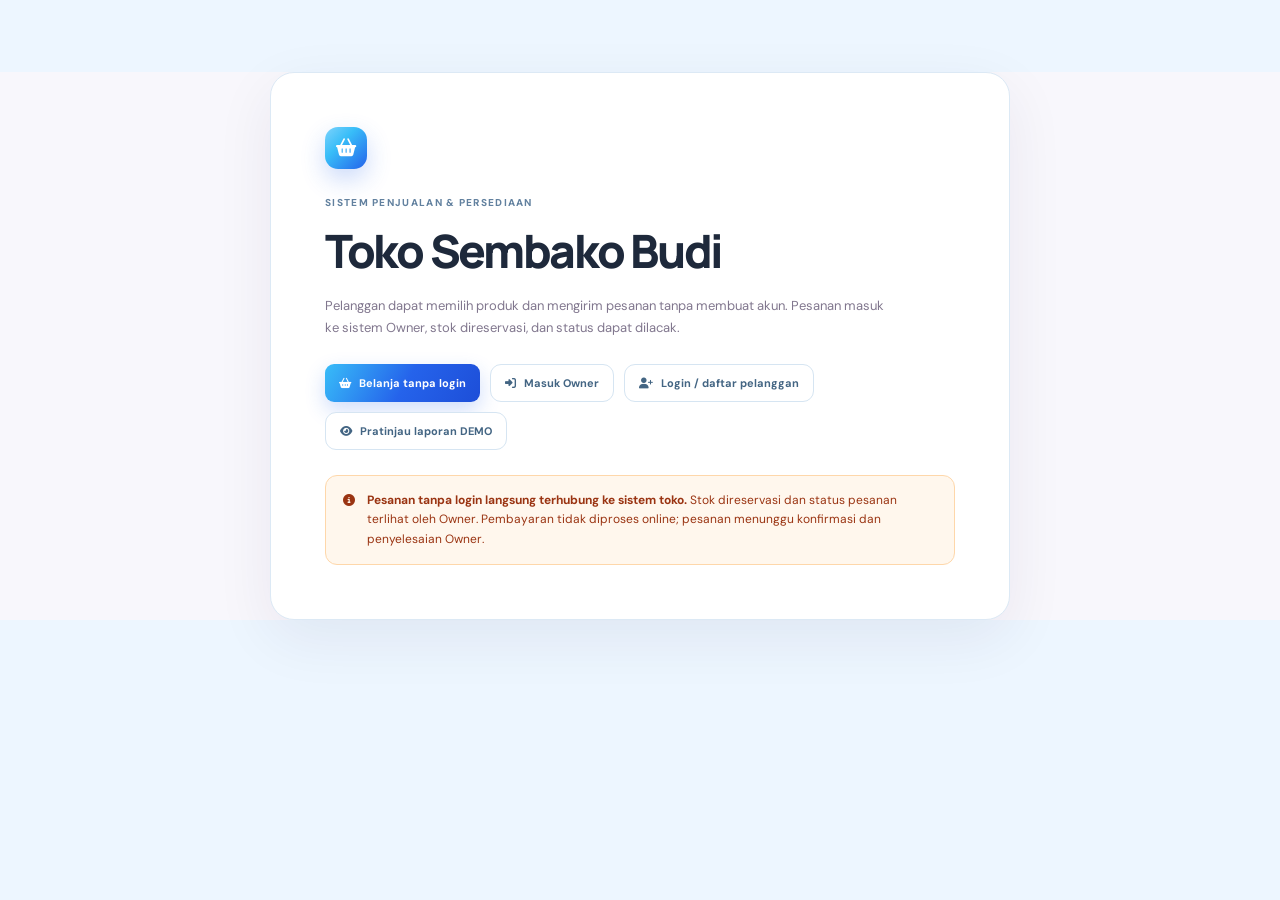
<file: frontend/index.html>
<!doctype html>
<html lang="id">
<head>
  <meta charset="utf-8">
  <meta name="viewport" content="width=device-width, initial-scale=1">
  <meta name="theme-color" content="#f8f7fc">
  <title>Toko Sembako Budi — Beranda</title>
  <link rel="preconnect" href="https://fonts.googleapis.com">
  <link rel="preconnect" href="https://fonts.gstatic.com" crossorigin>
  <link href="https://cdnjs.cloudflare.com/ajax/libs/font-awesome/6.5.2/css/all.min.css" rel="stylesheet">
  <link href="css/style.css" rel="stylesheet">
</head>
<body class="demo-preview-body">
  <main class="home-landing">
    <div class="brand-logo"><i class="fa-solid fa-basket-shopping"></i></div>
    <span class="eyebrow">SISTEM PENJUALAN & PERSEDIAAN</span>
    <h1>Toko Sembako Budi</h1>
    <p class="home-landing-description">Pelanggan dapat memilih produk dan mengirim pesanan tanpa membuat akun. Pesanan masuk ke sistem Owner, stok direservasi, dan status dapat dilacak.</p>
    <div class="home-landing-actions">
      <a class="btn-primary" href="html/customer-guest.html"><i class="fa-solid fa-basket-shopping"></i> Belanja tanpa login</a>
      <a class="btn-secondary" href="html/login.html"><i class="fa-solid fa-right-to-bracket"></i> Masuk Owner</a>
      <a class="btn-secondary" href="html/login.html?mode=register"><i class="fa-solid fa-user-plus"></i> Login / daftar pelanggan</a>
      <a class="btn-secondary" href="html/demo.html"><i class="fa-solid fa-eye"></i> Pratinjau laporan DEMO</a>
    </div>
    <div class="demo-preview-notice"><i class="fa-solid fa-circle-info"></i><span><strong>Pesanan tanpa login langsung terhubung ke sistem toko.</strong> Stok direservasi dan status pesanan terlihat oleh Owner. Pembayaran tidak diproses online; pesanan menunggu konfirmasi dan penyelesaian Owner.</span></div>
  </main>
  <script>
    const authFlow = new URLSearchParams(location.hash.slice(1)).get("type");
    if (authFlow === "invite" || authFlow === "recovery") {
      location.replace(`html/login.html?flow=${authFlow}${location.hash}`);
    }
  </script>
</body>
</html>
</file>
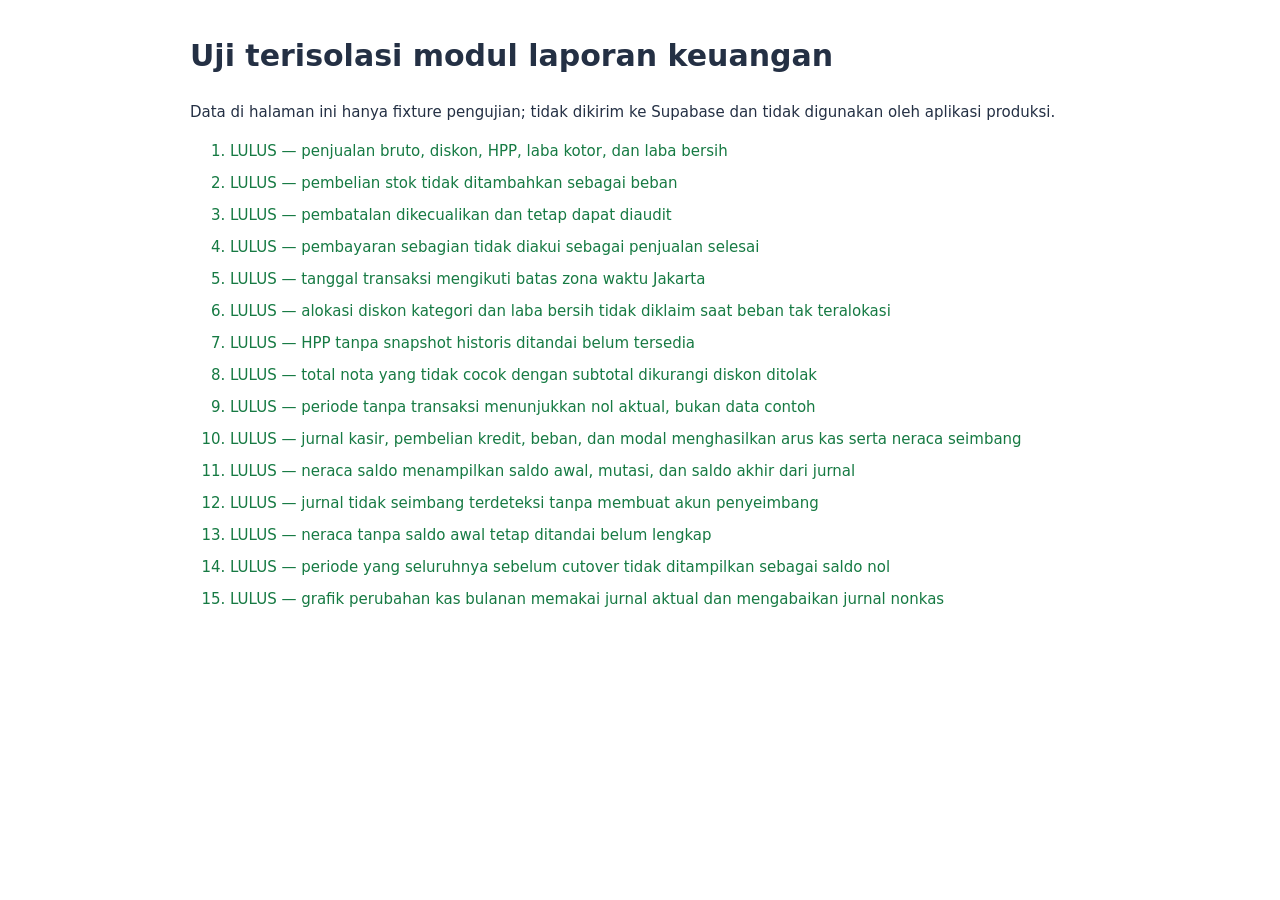
<file: tests/financial-reports.html>
<!doctype html>
<html lang="id">
<head>
  <meta charset="utf-8">
  <meta name="viewport" content="width=device-width, initial-scale=1">
  <title>Uji laporan keuangan - Toko Sembako Budi</title>
  <style>
    body{max-width:900px;margin:32px auto;padding:0 16px;font:15px/1.6 system-ui,sans-serif;color:#243044}
    li{margin:8px 0}.pass{color:#167a43}.fail{color:#b42318}code{background:#f1f3f7;padding:2px 5px}
  </style>
</head>
<body>
  <h1>Uji terisolasi modul laporan keuangan</h1>
  <p>Data di halaman ini hanya fixture pengujian; tidak dikirim ke Supabase dan tidak digunakan oleh aplikasi produksi.</p>
  <ol id="results"></ol>
  <script src="../frontend/js/financial-reports.js"></script>
  <script>
    (() => {
      "use strict";
      const fixture = {
        sales: [
          { id: "paid", tanggal: "2026-07-15T17:15:00Z", status: "selesai", status_pembayaran: "lunas", subtotal: 1000, diskon: 100, total: 900, metode_pembayaran: "cash" },
          { id: "cancelled", tanggal: "2026-07-16T12:00:00+07:00", status: "dibatalkan", status_pembayaran: "dikembalikan", subtotal: 400, diskon: 0, total: 400 },
          { id: "partial", tanggal: "2026-07-16T13:00:00+07:00", status: "selesai", status_pembayaran: "sebagian", subtotal: 500, diskon: 0, total: 500 }
        ],
        purchases: [{ tanggal: "2026-07-16T09:00:00+07:00", total: 300 }],
        expenses: [{ tanggal: "2026-07-16T09:00:00+07:00", nominal: 50 }],
        stockMovements: [],
        products: [
          { id: "a", sku: "A", nama: "Barang A", kategori: "A", stok: 2, harga_beli: 200 },
          { id: "b", sku: "B", nama: "Barang B", kategori: "B", stok: 3, harga_beli: 100 }
        ],
        saleItems: [
          { penjualan_id: "paid", barang_id: "a", sku: "A", nama_barang: "Barang A", jumlah: 2, harga_satuan: 300, harga_pokok_satuan: 250, subtotal: 600 },
          { penjualan_id: "paid", barang_id: "b", sku: "B", nama_barang: "Barang B", jumlah: 1, harga_satuan: 400, harga_pokok_satuan: 100, subtotal: 400 },
          { penjualan_id: "cancelled", barang_id: "a", sku: "A", nama_barang: "Barang A", jumlah: 1, harga_satuan: 400, harga_pokok_satuan: 200, subtotal: 400 }
        ],
        customers: []
      };
      const run = (name, assertion) => {
        const item = document.createElement("li");
        try {
          assertion();
          item.className = "pass";
          item.textContent = `LULUS — ${name}`;
        } catch (error) {
          item.className = "fail";
          item.textContent = `GAGAL — ${name}: ${error.message}`;
        }
        document.querySelector("#results").append(item);
      };
      const equal = (actual, expected) => {
        if (actual !== expected) throw new Error(`diharapkan ${expected}, diterima ${actual}`);
      };
      const api = window.RetailFinancialReports;
      const period = { from: "2026-07-16", to: "2026-07-16" };
      run("penjualan bruto, diskon, HPP, laba kotor, dan laba bersih", () => {
        const model = api.makeModel(fixture, period);
        equal(model.completed.length, 1);
        equal(model.subtotal, 1000);
        equal(model.discount, 100);
        equal(model.netSales, 900);
        equal(model.cogs, 600);
        equal(model.grossProfit, 300);
        equal(model.expenseTotal, 50);
        equal(model.netProfit, 250);
        equal(model.productTotals.reduce((total, row) => total + row.net, 0), model.netSales);
      });
      run("pembelian stok tidak ditambahkan sebagai beban", () => {
        equal(api.makeModel(fixture, period).expenseTotal, 50);
      });
      run("pembatalan dikecualikan dan tetap dapat diaudit", () => {
        const model = api.makeModel(fixture, period);
        equal(model.cancelledCount, 1);
        equal(model.netSales, 900);
      });
      run("pembayaran sebagian tidak diakui sebagai penjualan selesai", () => {
        equal(api.makeModel(fixture, period).completed.length, 1);
      });
      run("tanggal transaksi mengikuti batas zona waktu Jakarta", () => {
        const model = api.makeModel(fixture, { from: "2026-07-15", to: "2026-07-15" });
        equal(model.sales.some(row => row.id === "paid"), false);
      });
      run("alokasi diskon kategori dan laba bersih tidak diklaim saat beban tak teralokasi", () => {
        const model = api.makeModel(fixture, period, { category: "A" });
        equal(model.netSales, 540);
        equal(model.cogs, 500);
        equal(model.grossProfit, 40);
        equal(model.netProfit, null);
      });
      run("HPP tanpa snapshot historis ditandai belum tersedia", () => {
        const data = { ...fixture, saleItems: fixture.saleItems.map(row =>
          row.penjualan_id === "paid" ? { ...row, harga_pokok_satuan: null } : row
        ) };
        equal(api.makeModel(data, period).cogs, null);
      });
      run("total nota yang tidak cocok dengan subtotal dikurangi diskon ditolak", () => {
        const data = { ...fixture, sales: fixture.sales.map(row =>
          row.id === "paid" ? { ...row, total: 899 } : row
        ) };
        equal(api.makeModel(data, period).netSales, null);
      });
      run("periode tanpa transaksi menunjukkan nol aktual, bukan data contoh", () => {
        const empty = { sales: [], purchases: [], expenses: [], stockMovements: [], products: [], saleItems: [], customers: [] };
        const model = api.makeModel(empty, period);
        equal(model.netSales, 0);
        equal(model.cogs, 0);
        equal(model.inventoryTotal, 0);
      });
      const accountNames = [
        ["cash", "1010", "Kas", "asset", "debit", true],
        ["bank", "1020", "Bank", "asset", "debit", true],
        ["ar", "1030", "Piutang", "asset", "debit", false],
        ["inventory", "1040", "Persediaan", "asset", "debit", false],
        ["ap", "2010", "Utang pemasok", "liability", "credit", false],
        ["refund", "2020", "Utang refund", "liability", "credit", false],
        ["expensePayable", "2030", "Utang beban", "liability", "credit", false],
        ["capital", "3010", "Modal", "equity", "credit", false],
        ["retained", "3020", "Saldo laba", "equity", "credit", false],
        ["drawings", "3030", "Prive", "equity", "debit", false],
        ["sales", "4010", "Penjualan", "revenue", "credit", false],
        ["discount", "4020", "Diskon", "contra_revenue", "debit", false],
        ["adjustmentGain", "4030", "Penyesuaian persediaan", "revenue", "credit", false],
        ["cogs", "5010", "HPP", "expense", "debit", false],
        ["expense", "6010", "Beban", "expense", "debit", false],
        ["stockLoss", "6020", "Kerugian stok", "expense", "debit", false]
      ];
      const accountingFixture = (() => {
        const accounts = accountNames.map(([id, code, name, account_type, normal_balance, is_cash_equivalent]) =>
          ({ id, code, name, account_type, normal_balance, is_cash_equivalent, is_active: true }));
        const accountId = Object.fromEntries(accountNames.map(([id]) => [id, id]));
        const entries = [
          { id: "open", entry_date: "2026-10-26", cash_flow_activity: "noncash" },
          { id: "sale", entry_date: "2026-10-26", cash_flow_activity: "operating" },
          { id: "receipt", entry_date: "2026-10-26", cash_flow_activity: "operating" },
          { id: "purchase", entry_date: "2026-10-26", cash_flow_activity: "operating" },
          { id: "supplier-payment", entry_date: "2026-10-26", cash_flow_activity: "operating" },
          { id: "expense", entry_date: "2026-10-26", cash_flow_activity: "operating" },
          { id: "expense-payment", entry_date: "2026-10-26", cash_flow_activity: "operating" },
          { id: "contribution", entry_date: "2026-10-26", cash_flow_activity: "financing" }
        ];
        const lines = [];
        const add = (entry, code, debit, credit) =>
          lines.push({ journal_entry_id: entry, account_id: accountId[code], debit, credit });
        add("open", "cash", 1000, 0); add("open", "inventory", 500, 0); add("open", "capital", 0, 1500);
        add("sale", "ar", 90, 0); add("sale", "discount", 10, 0); add("sale", "sales", 0, 100);
        add("sale", "cogs", 40, 0); add("sale", "inventory", 0, 40);
        add("receipt", "cash", 90, 0); add("receipt", "ar", 0, 90);
        add("purchase", "inventory", 100, 0); add("purchase", "ap", 0, 100);
        add("supplier-payment", "ap", 50, 0); add("supplier-payment", "cash", 0, 50);
        add("expense", "expense", 20, 0); add("expense", "expensePayable", 0, 20);
        add("expense-payment", "expensePayable", 10, 0); add("expense-payment", "bank", 0, 10);
        add("contribution", "bank", 100, 0); add("contribution", "capital", 0, 100);
        const payments = [
          { id: "receipt-payment", kind: "customer_receipt", source_id: "sale", amount: 90, payment_method: "cash", cash_account_id: "cash", payment_date: "2026-10-26", journal_entry_id: "receipt" },
          { id: "supplier-event", kind: "supplier_payment", source_id: "purchase", amount: 50, payment_method: "cash", cash_account_id: "cash", payment_date: "2026-10-26", journal_entry_id: "supplier-payment" },
          { id: "expense-event", kind: "expense_payment", source_id: "expense", amount: 10, payment_method: "transfer", cash_account_id: "bank", payment_date: "2026-10-26", journal_entry_id: "expense-payment" }
        ];
        return {
          settings: { cutover_date: "2026-10-26", opening_entry_id: "open" },
          accounts, entries, lines, payments,
          reconciliations: [{ account_id: "bank", statement_date: "2026-10-26", statement_balance: 90 }],
          products: [{ stok: 56, harga_beli: 10 }], sales: [], saleItems: []
        };
      })();
      const accountingSource = { ...accountingFixture, accounting: accountingFixture };
      run("jurnal kasir, pembelian kredit, beban, dan modal menghasilkan arus kas serta neraca seimbang", () => {
        const model = api.makeAccountingModel(accountingSource, { from: "2026-10-26", to: "2026-10-26" });
        equal(model.allBalanced, true);
        equal(model.openingCash, 1000);
        equal(model.cashEnding, 1130);
        equal(model.netCashChange, 130);
        equal(model.activityRows.find(row => row.activity === "operating").inflow, 90);
        equal(model.activityRows.find(row => row.activity === "operating").outflow, 60);
        equal(model.activityRows.find(row => row.activity === "financing").inflow, 100);
        equal(model.assetTotal, 1690);
        equal(model.liabilityTotal, 60);
        equal(model.equityTotal, 1630);
        equal(model.balanceDifference, 0);
        equal(model.paymentPostingDifference, 0);
        equal(model.inventoryLedger, 560);
        equal(model.profitAndLossRows.reduce((total, row) => total + row.amount, 0), 30);
      });
      run("neraca saldo menampilkan saldo awal, mutasi, dan saldo akhir dari jurnal", () => {
        const model = api.makeAccountingModel(accountingSource, { from: "2026-10-26", to: "2026-10-26" });
        const cash = model.trialBalanceRows.find(row => row.code === "1010");
        const totals = model.trialBalanceRows[model.trialBalanceRows.length - 1];
        equal(cash.openingDebit, 1000);
        equal(cash.movementDebit, 90);
        equal(cash.movementCredit, 50);
        equal(cash.endingDebit, 1040);
        equal(totals.openingDebit, totals.openingCredit);
        equal(totals.movementDebit, totals.movementCredit);
        equal(totals.endingDebit, totals.endingCredit);
      });
      run("jurnal tidak seimbang terdeteksi tanpa membuat akun penyeimbang", () => {
        const altered = { ...accountingFixture, lines: accountingFixture.lines.filter(line =>
          !(line.journal_entry_id === "expense-payment" && line.account_id === "bank")
        ) };
        const data = { ...altered, accounting: altered };
        const model = api.makeAccountingModel(data, { from: "2026-10-26", to: "2026-10-26" });
        equal(model.allBalanced, false);
      });
      run("neraca tanpa saldo awal tetap ditandai belum lengkap", () => {
        const altered = { ...accountingFixture, settings: { ...accountingFixture.settings, opening_entry_id: null } };
        const data = { ...altered, accounting: altered };
        const model = api.makeAccountingModel(data, { from: "2026-10-26", to: "2026-10-26" });
        equal(model.hasOpening, false);
        equal(model.openingCash, null);
        equal(model.cashEnding, null);
        equal(model.trialBalanceRows[0].openingDebit, null);
        equal(model.trialBalanceRows[0].endingDebit, null);
      });
      run("periode yang seluruhnya sebelum cutover tidak ditampilkan sebagai saldo nol", () => {
        const model = api.makeAccountingModel(accountingSource, { from: "2026-10-19", to: "2026-10-25" });
        equal(model.unavailableBeforeCutover, true);
        equal(model.cutoverDate, "2026-10-26");
        equal(model.balanceDifference, undefined);
        equal(model.cashEnding, undefined);
      });
      run("grafik perubahan kas bulanan memakai jurnal aktual dan mengabaikan jurnal nonkas", () => {
        const altered = {
          ...accountingFixture,
          entries: [
            ...accountingFixture.entries,
            { id: "nov-expense-payment", entry_date: "2026-11-02", cash_flow_activity: "operating" },
            { id: "nov-opening-adjustment", entry_date: "2026-11-03", cash_flow_activity: "noncash" }
          ],
          lines: [
            ...accountingFixture.lines,
            { journal_entry_id: "nov-expense-payment", account_id: "bank", debit: 0, credit: 20 },
            { journal_entry_id: "nov-expense-payment", account_id: "expensePayable", debit: 20, credit: 0 },
            { journal_entry_id: "nov-opening-adjustment", account_id: "cash", debit: 500, credit: 0 },
            { journal_entry_id: "nov-opening-adjustment", account_id: "capital", debit: 0, credit: 500 }
          ]
        };
        const data = { ...altered, accounting: altered };
        const model = api.makeAccountingModel(data, { from: "2026-10-26", to: "2026-11-30" });
        equal(model.monthlyCashChanges.length, 2);
        equal(model.monthlyCashChanges[0].month, "2026-10");
        equal(model.monthlyCashChanges[0].net, 130);
        equal(model.monthlyCashChanges[1].month, "2026-11");
        equal(model.monthlyCashChanges[1].net, -20);
      });
    })();
  </script>
</body>
</html>
</file>
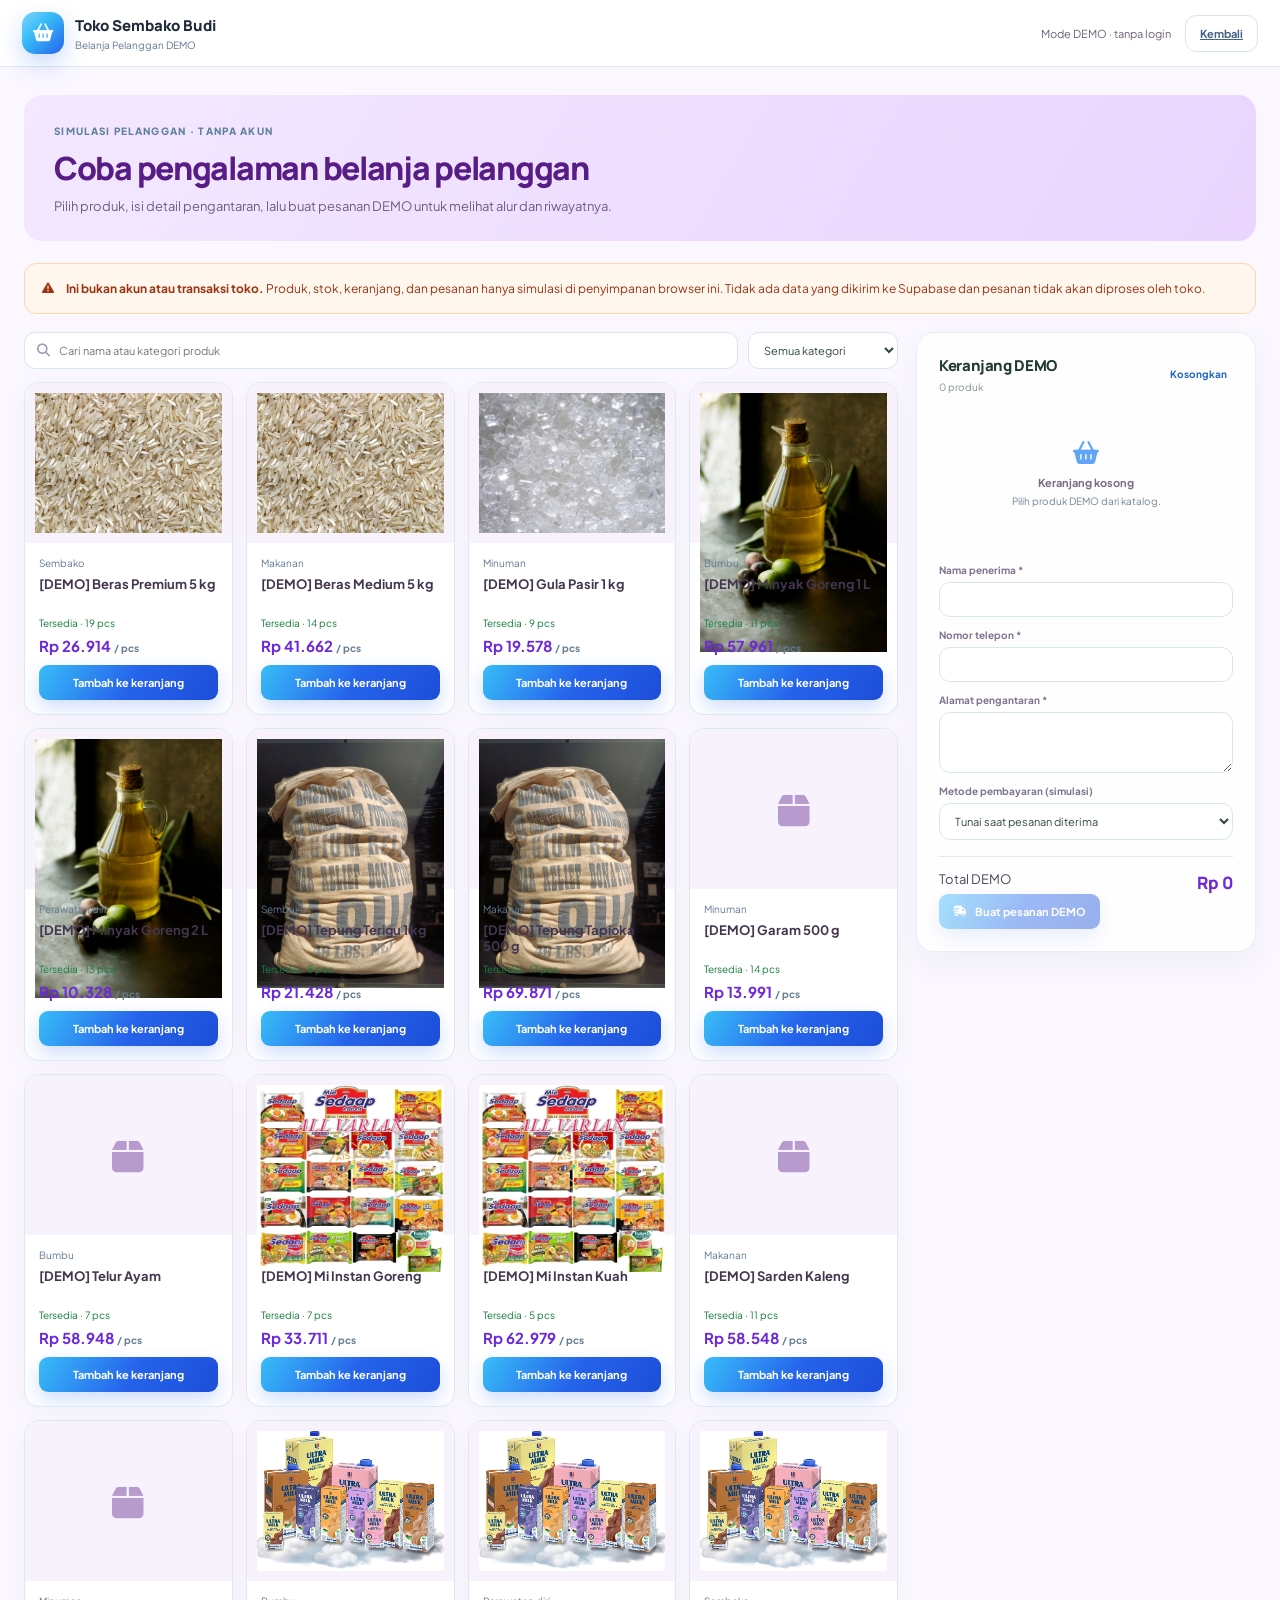
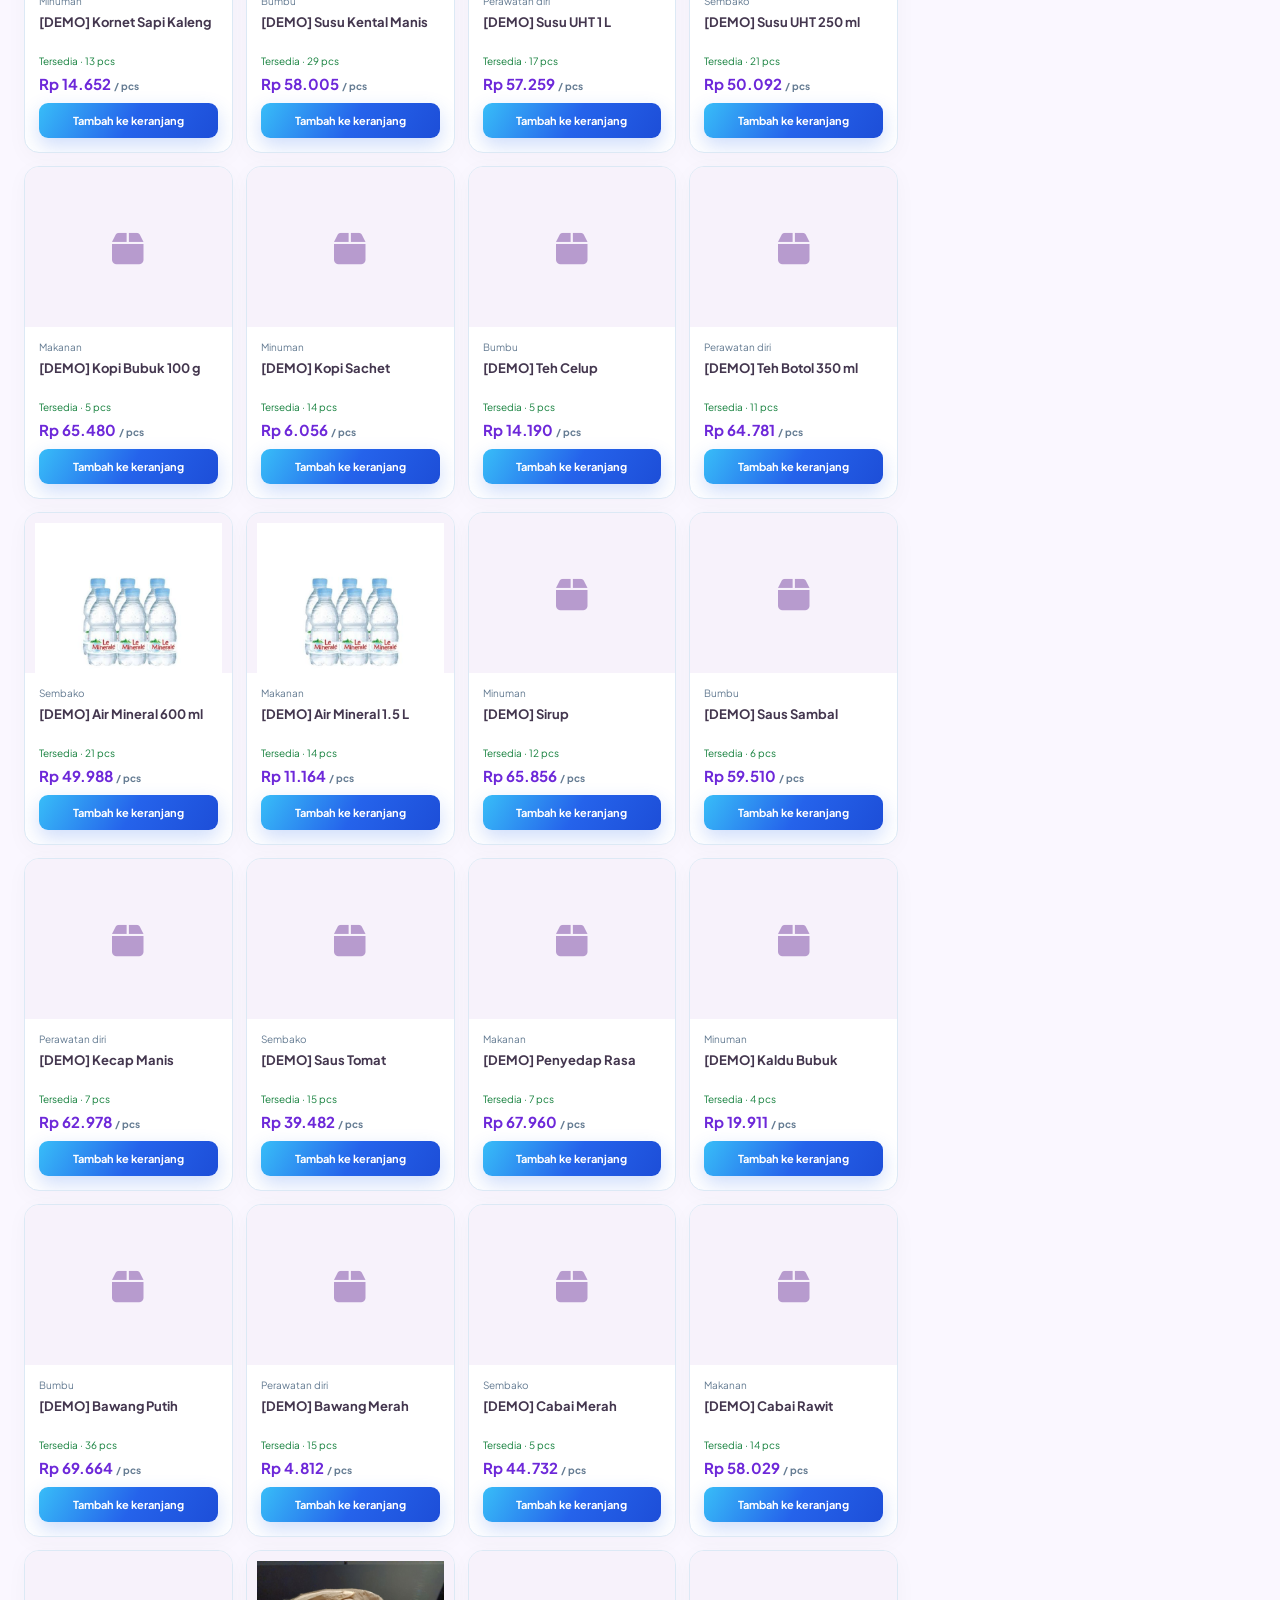
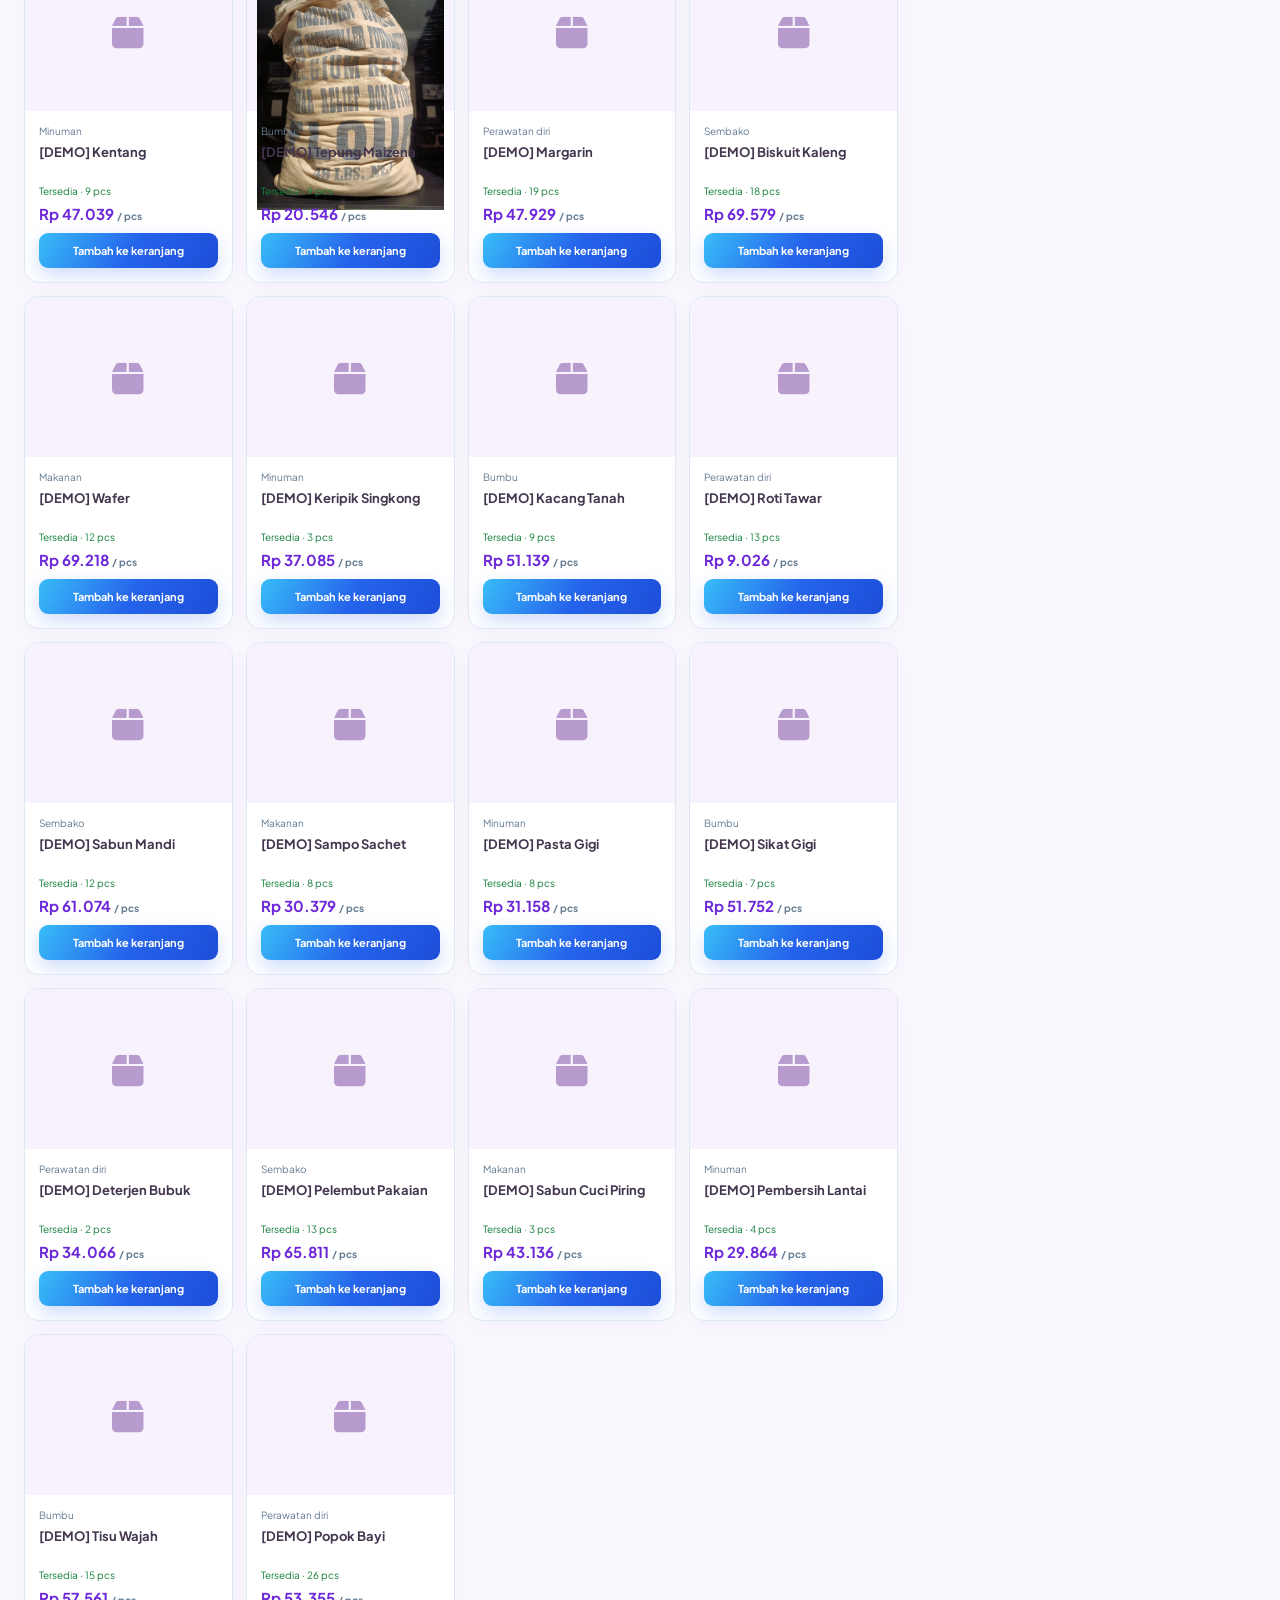
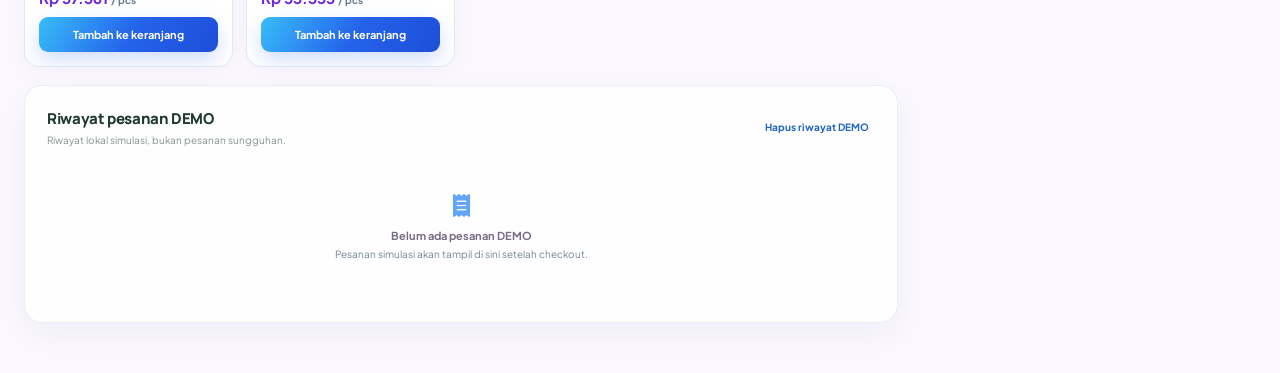
<file: frontend/html/customer-demo.html>
<!doctype html>
<html lang="id">
<head>
  <meta charset="utf-8">
  <meta name="viewport" content="width=device-width,initial-scale=1">
  <meta name="theme-color" content="#9333ea">
  <title>Belanja Pelanggan DEMO — Toko Sembako Budi</title>
  <link rel="preconnect" href="https://fonts.googleapis.com">
  <link rel="preconnect" href="https://fonts.gstatic.com" crossorigin>
  <link href="https://fonts.googleapis.com/css2?family=Manrope:wght@500;600;700;800&family=Plus+Jakarta+Sans:wght@400;500;600;700;800&display=swap" rel="stylesheet">
  <link rel="stylesheet" href="https://cdnjs.cloudflare.com/ajax/libs/font-awesome/6.5.2/css/all.min.css">
  <link rel="stylesheet" href="../css/style.css">
</head>
<body class="customer-body">
  <header class="customer-header">
    <a class="customer-brand" href="../index.html"><span class="brand-logo"><i class="fa-solid fa-basket-shopping"></i></span><span><b>Toko Sembako Budi</b><small>Belanja Pelanggan DEMO</small></span></a>
    <div class="customer-account"><span>Mode DEMO · tanpa login</span><a class="btn-secondary" href="../index.html">Kembali</a></div>
  </header>
  <main class="customer-content">
    <section class="customer-welcome">
      <div><span class="eyebrow">SIMULASI PELANGGAN · TANPA AKUN</span><h1>Coba pengalaman belanja pelanggan</h1><p>Pilih produk, isi detail pengantaran, lalu buat pesanan DEMO untuk melihat alur dan riwayatnya.</p></div>
    </section>
    <div class="demo-preview-notice"><i class="fa-solid fa-triangle-exclamation"></i><span><strong>Ini bukan akun atau transaksi toko.</strong> Produk, stok, keranjang, dan pesanan hanya simulasi di penyimpanan browser ini. Tidak ada data yang dikirim ke Supabase dan pesanan tidak akan diproses oleh toko.</span></div>
    <div id="demoCustomerMessage" class="customer-message hidden" role="status" aria-live="polite"></div>
    <section class="customer-columns">
      <div>
        <div class="toolbar customer-toolbar">
          <label class="search"><i class="fa-solid fa-magnifying-glass"></i><input id="demoCatalogSearch" type="search" placeholder="Cari nama atau kategori produk"></label>
          <select id="demoCategoryFilter" class="control compact" aria-label="Filter kategori"><option value="">Semua kategori</option></select>
        </div>
        <div id="demoCatalog" class="customer-catalog"></div>
        <section class="panel customer-orders">
          <div class="panel-head"><div><h2>Riwayat pesanan DEMO</h2><p>Riwayat lokal simulasi, bukan pesanan sungguhan.</p></div><button id="clearDemoOrders" class="text-btn danger-text" type="button">Hapus riwayat DEMO</button></div>
          <div id="demoOrders"></div>
        </section>
      </div>
      <aside class="panel customer-cart">
        <div class="panel-head"><div><h2>Keranjang DEMO</h2><p id="demoCartCount">0 produk</p></div><button id="clearDemoCart" class="text-btn danger-text" type="button">Kosongkan</button></div>
        <div id="demoCartItems" class="customer-cart-items"></div>
        <div class="field"><label for="demoRecipientName">Nama penerima *</label><input id="demoRecipientName" class="control" maxlength="120" required autocomplete="name"></div>
        <div class="field"><label for="demoRecipientPhone">Nomor telepon *</label><input id="demoRecipientPhone" class="control" maxlength="40" required autocomplete="tel"></div>
        <div class="field"><label for="demoDeliveryAddress">Alamat pengantaran *</label><textarea id="demoDeliveryAddress" class="control" rows="3" maxlength="400" required autocomplete="street-address"></textarea></div>
        <div class="field"><label for="demoPaymentMethod">Metode pembayaran (simulasi)</label><select id="demoPaymentMethod" class="control"><option>Tunai saat pesanan diterima</option><option>Transfer (simulasi)</option><option>QRIS (simulasi)</option></select></div>
        <div class="customer-total"><span>Total DEMO</span><b id="demoCartTotal">Rp0</b></div>
        <button id="demoCheckoutButton" class="btn-primary" type="button" disabled><i class="fa-solid fa-truck-fast"></i> Buat pesanan DEMO</button>
      </aside>
    </section>
  </main>
  <div id="demoToast" class="toast" role="status" aria-live="polite"></div>
  <script src="../js/demo-data.js"></script>
  <script src="../js/customer-demo.js"></script>
</body>
</html>
</file>
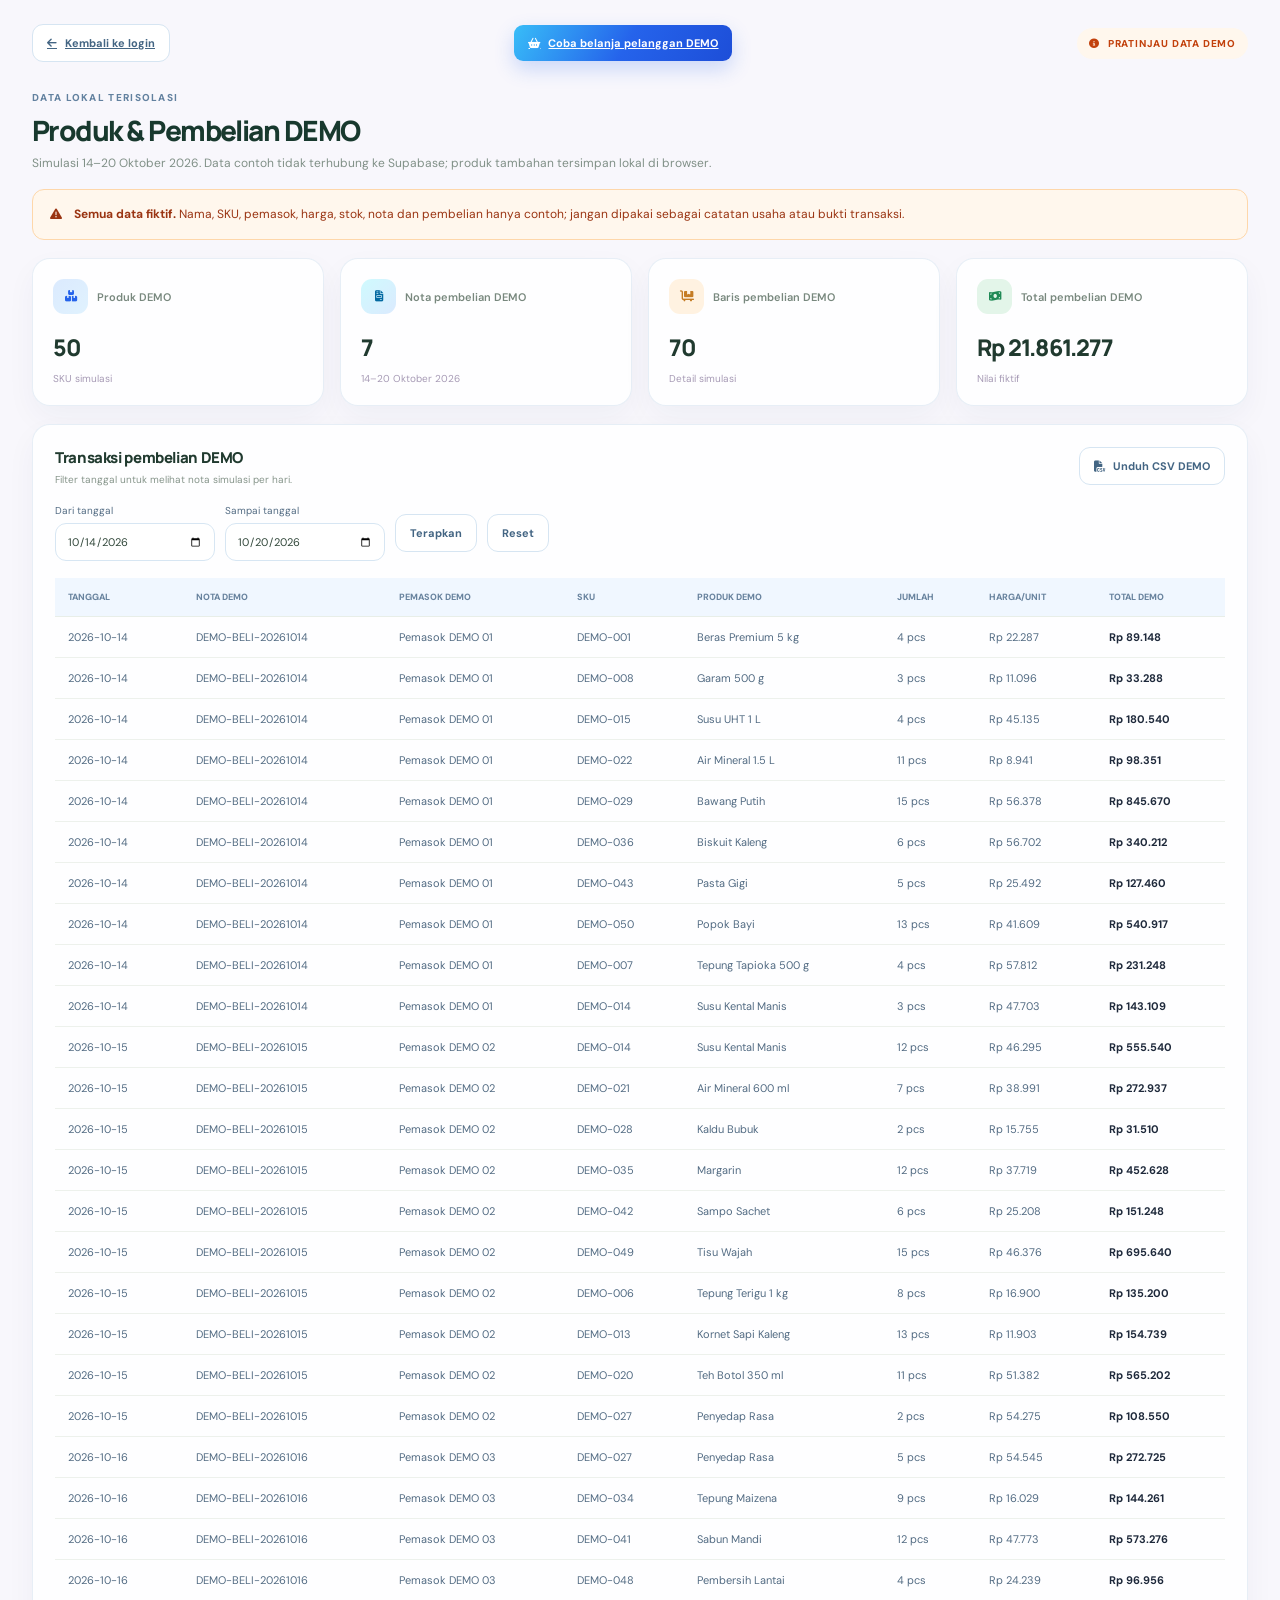
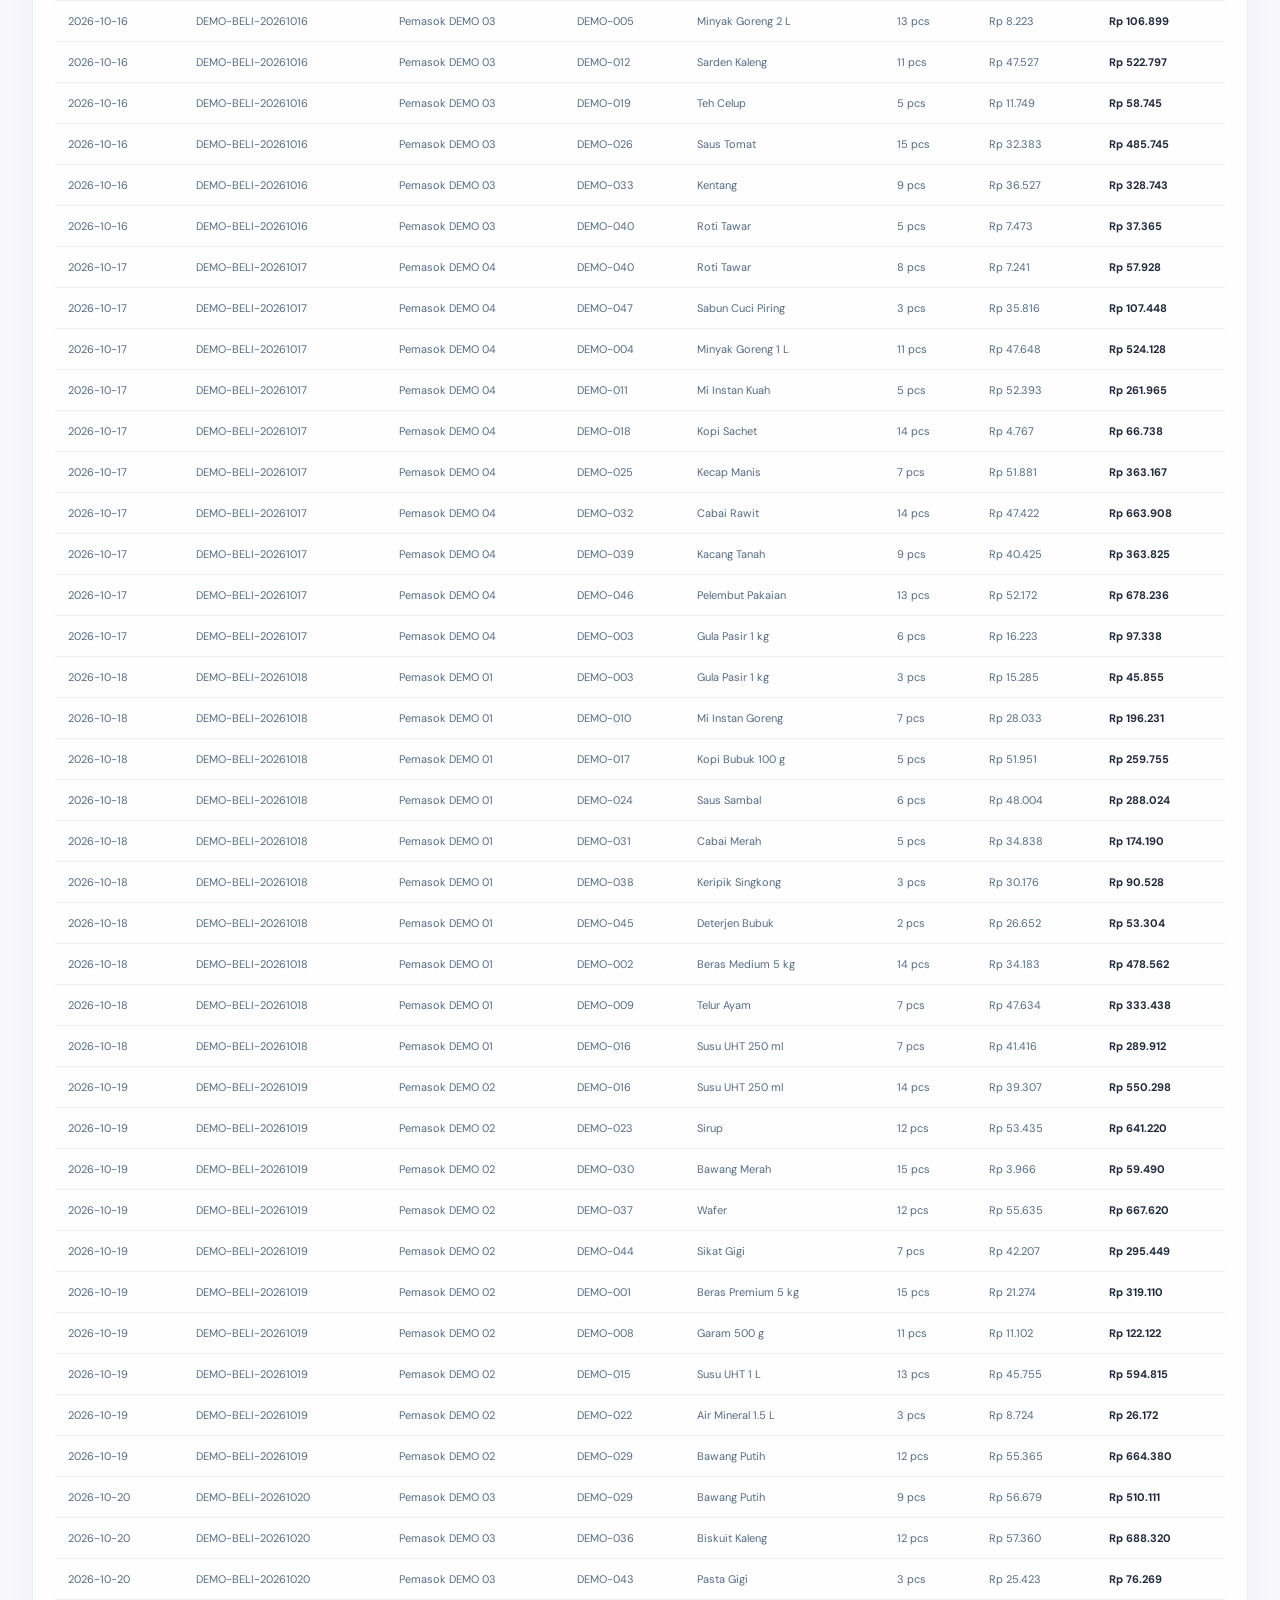
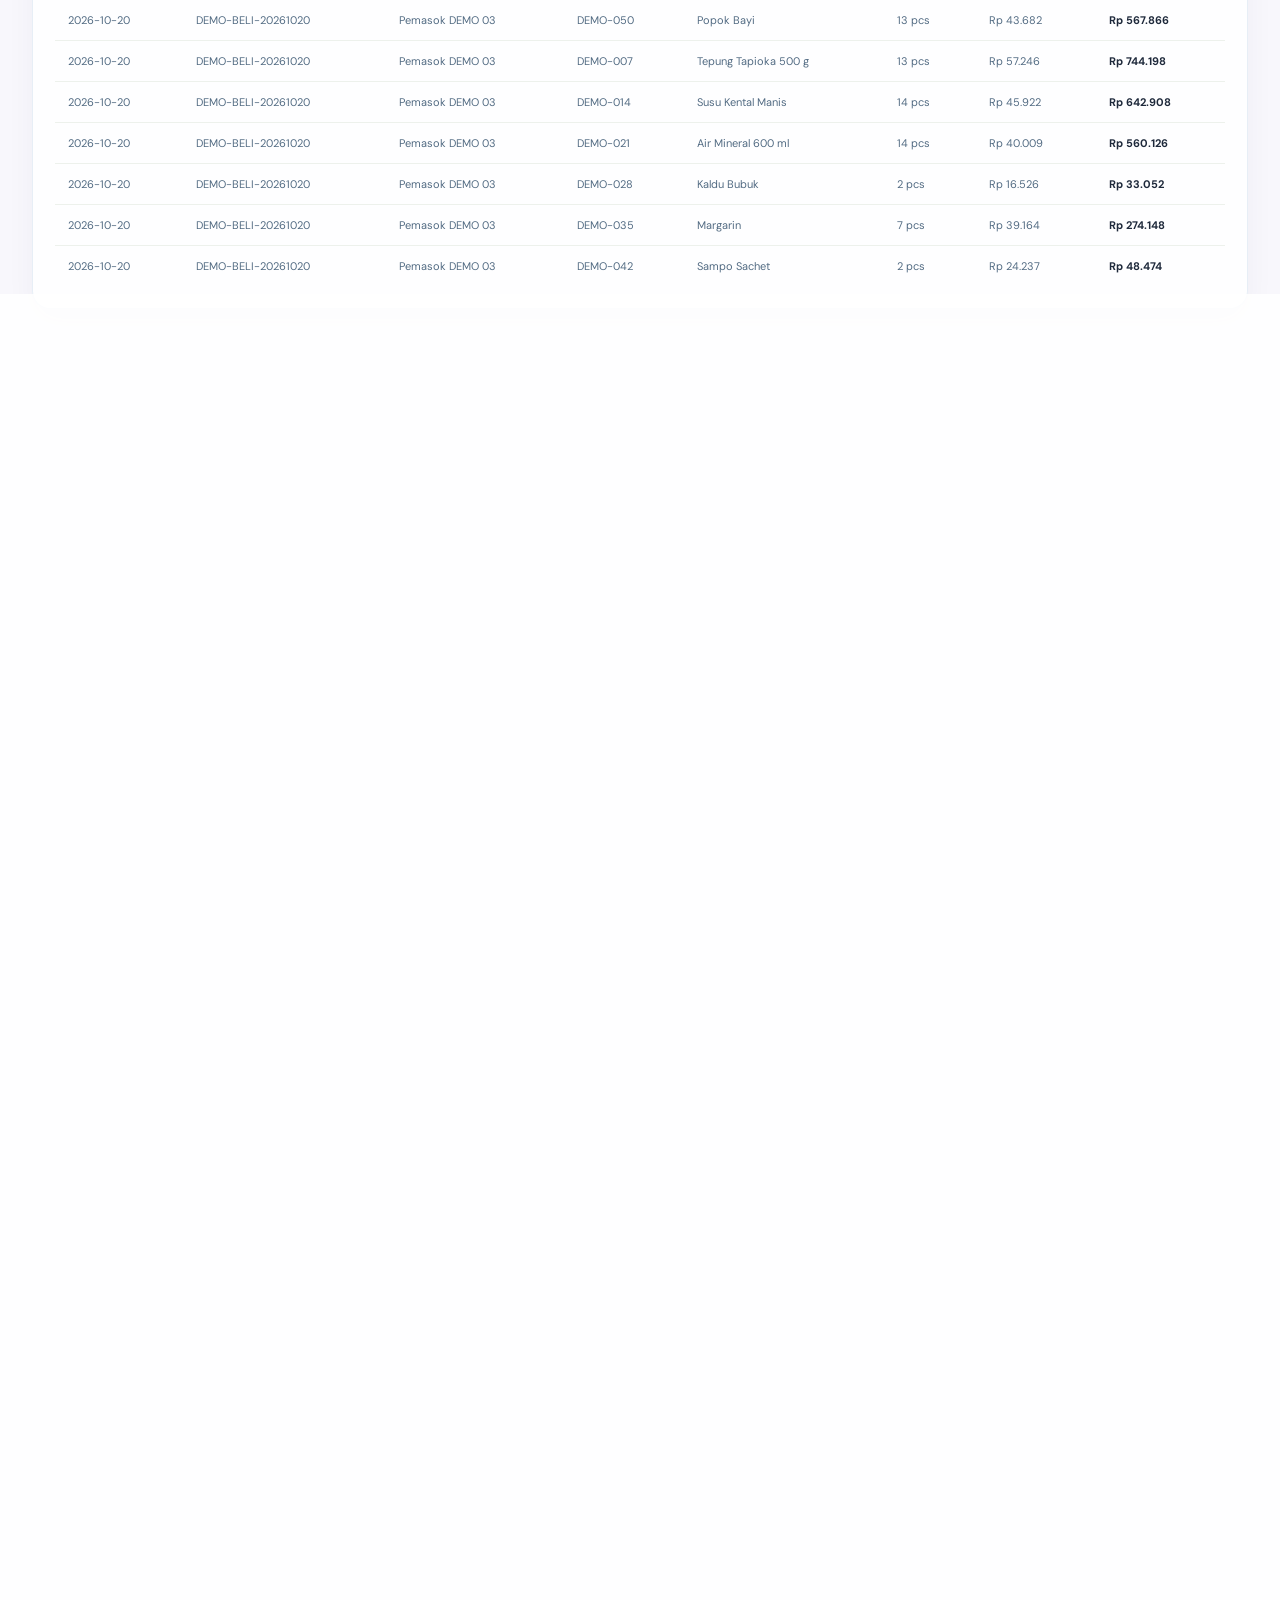
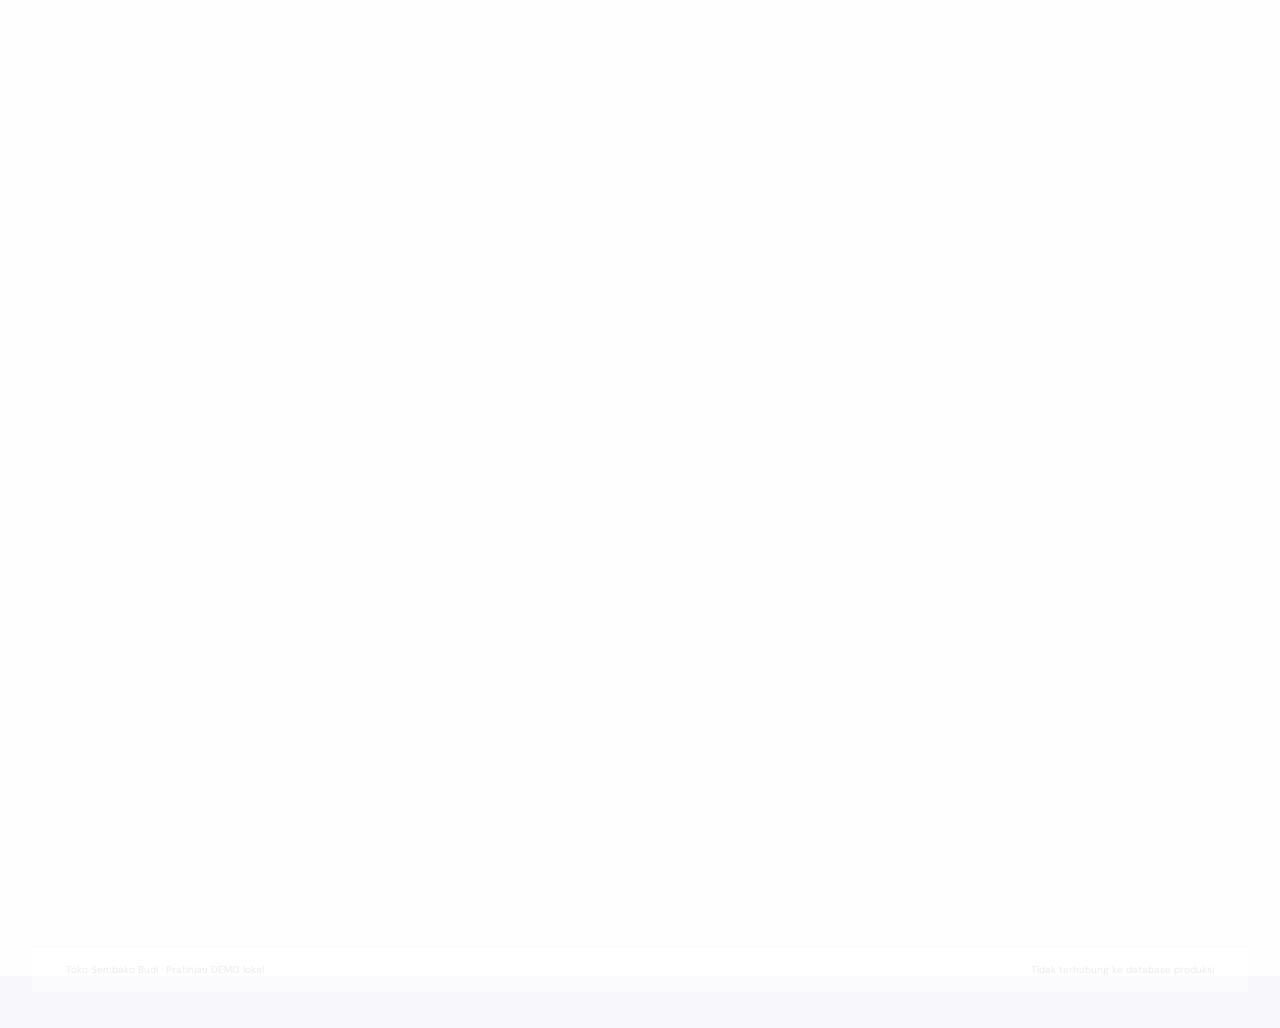
<file: frontend/html/demo.html>
<!doctype html>
<html lang="id">
<head>
  <meta charset="utf-8"><meta name="viewport" content="width=device-width,initial-scale=1">
  <meta name="theme-color" content="#7c3aed"><title>Pratinjau DEMO — Toko Sembako Budi</title>
  <link rel="preconnect" href="https://fonts.googleapis.com">
  <link rel="preconnect" href="https://fonts.gstatic.com" crossorigin>
  <link href="https://cdnjs.cloudflare.com/ajax/libs/font-awesome/6.5.2/css/all.min.css" rel="stylesheet">
  <link href="../css/style.css" rel="stylesheet">
</head>
<body class="demo-preview-body">
  <main class="demo-preview">
    <header class="demo-preview-header">
      <a href="login.html" class="btn-secondary"><i class="fa-solid fa-arrow-left"></i> Kembali ke login</a>
      <a href="customer-demo.html" class="btn-primary"><i class="fa-solid fa-basket-shopping"></i> Coba belanja pelanggan DEMO</a>
      <span class="demo-preview-tag"><i class="fa-solid fa-circle-info"></i> PRATINJAU DATA DEMO</span>
    </header>
    <section class="page-title demo-preview-title">
      <div><span class="eyebrow">DATA LOKAL TERISOLASI</span><h1>Produk & Pembelian DEMO</h1><p>Simulasi 14–20 Oktober 2026. Data contoh tidak terhubung ke Supabase; produk tambahan tersimpan lokal di browser.</p></div>
    </section>
    <div class="demo-preview-notice"><i class="fa-solid fa-triangle-exclamation"></i><span><strong>Semua data fiktif.</strong> Nama, SKU, pemasok, harga, stok, nota dan pembelian hanya contoh; jangan dipakai sebagai catatan usaha atau bukti transaksi.</span></div>
    <section class="stats demo-preview-stats" aria-label="Ringkasan DEMO">
      <article class="stat"><div class="stat-head"><span class="stat-icon purple"><i class="fa-solid fa-boxes-stacked"></i></span><span>Produk DEMO</span></div><b id="demoProductCount">0</b><small>SKU simulasi</small></article>
      <article class="stat"><div class="stat-head"><span class="stat-icon blue"><i class="fa-solid fa-file-invoice"></i></span><span>Nota pembelian DEMO</span></div><b id="demoInvoiceCount">0</b><small>14–20 Oktober 2026</small></article>
      <article class="stat"><div class="stat-head"><span class="stat-icon orange"><i class="fa-solid fa-cart-flatbed"></i></span><span>Baris pembelian DEMO</span></div><b id="demoPurchaseCount">0</b><small>Detail simulasi</small></article>
      <article class="stat"><div class="stat-head"><span class="stat-icon green"><i class="fa-solid fa-money-bill-wave"></i></span><span>Total pembelian DEMO</span></div><b id="demoPurchaseTotal">Rp0</b><small>Nilai fiktif</small></article>
    </section>
    <article class="panel section-gap">
      <div class="panel-head"><div><h2>Transaksi pembelian DEMO</h2><p>Filter tanggal untuk melihat nota simulasi per hari.</p></div><button id="exportDemoCsv" class="btn-secondary" type="button"><i class="fa-solid fa-file-csv"></i> Unduh CSV DEMO</button></div>
      <div class="toolbar"><label class="date-field">Dari tanggal<input id="demoFrom" type="date" class="control" value="2026-10-14"></label><label class="date-field">Sampai tanggal<input id="demoTo" type="date" class="control" value="2026-10-20"></label><button id="applyDemoFilter" class="btn-secondary" type="button">Terapkan</button><button id="resetDemoFilter" class="btn-secondary" type="button">Reset</button></div>
      <div id="demoPurchasesTable" class="table-scroll"></div>
    </article>
    <article class="panel section-gap">
      <div class="panel-head"><div><h2>Master produk DEMO</h2><p>Harga dan jumlah di bawah ini hanya simulasi. Produk tambahan disimpan lokal di browser.</p></div><button id="addDemoProduct" class="btn-primary" type="button"><i class="fa-solid fa-plus"></i> Tambah produk DEMO</button></div>
      <div id="demoProductsTable" class="table-scroll"></div>
    </article>
    <footer class="footer">Toko Sembako Budi · Pratinjau DEMO lokal <span>Tidak terhubung ke database produksi</span></footer>
  </main>
  <dialog id="demoProductDialog" class="modal">
    <form id="demoProductForm" class="modal-card">
      <div class="modal-head"><div><span class="eyebrow">DATA LOKAL SAJA</span><h2>Tambah produk DEMO</h2><p>Produk dan fotonya hanya tersimpan di browser ini, bukan di Supabase.</p></div><button id="closeDemoProduct" type="button" class="close-modal"><i class="fa-solid fa-xmark"></i></button></div>
      <div class="field"><label for="demoProductPhoto">Foto produk DEMO *</label><input id="demoProductPhoto" class="control" type="file" accept="image/jpeg,image/png,image/webp" required><small>JPG, PNG, atau WebP; maksimal 4 MB. Foto dikompres dan disimpan lokal.</small><img id="demoPhotoPreview" class="demo-photo-preview hidden" alt="Pratinjau foto DEMO"></div>
      <div class="form-grid">
        <div class="field"><label for="demoProductSku">SKU DEMO *</label><input id="demoProductSku" class="control" maxlength="50" required placeholder="DEMO-LOCAL-001"></div>
        <div class="field"><label for="demoProductName">Nama produk *</label><input id="demoProductName" class="control" maxlength="150" required></div>
        <div class="field"><label for="demoProductCategory">Kategori *</label><input id="demoProductCategory" class="control" maxlength="80" required></div>
        <div class="field"><label for="demoProductUnit">Satuan *</label><input id="demoProductUnit" class="control" maxlength="20" required value="pcs"></div>
        <div class="field"><label for="demoProductCost">Harga beli DEMO (Rp) *</label><input id="demoProductCost" class="control" type="number" min="0" step="0.01" required></div>
        <div class="field"><label for="demoProductPrice">Harga jual DEMO (Rp) *</label><input id="demoProductPrice" class="control" type="number" min="0" step="0.01" required></div>
        <div class="field"><label for="demoProductStock">Stok DEMO *</label><input id="demoProductStock" class="control" type="number" min="0" step="0.001" required value="0"></div>
        <div class="field"><label for="demoProductMin">Batas minimum DEMO *</label><input id="demoProductMin" class="control" type="number" min="0" step="0.001" required value="5"></div>
      </div>
      <div id="demoProductError" class="error-box hidden" role="alert"></div>
      <div class="modal-actions"><button id="cancelDemoProduct" type="button" class="btn-secondary">Batal</button><button type="submit" class="btn-primary">Simpan produk DEMO</button></div>
    </form>
  </dialog>
  <script src="../js/demo-data.js"></script>
  <script src="../js/demo.js"></script>
</body>
</html>
</file>
<file: frontend/css/style.css>
﻿@import url('https://fonts.googleapis.com/css2?family=DM+Sans:wght@400;500;600;700&family=Manrope:wght@500;600;700;800&display=swap');
:root{font-family:'DM Sans',sans-serif;color:#29243a;background:#f8f7fc;--purple:#7c3aed;--deep:#4c1d95;--line:#eeeaf5;--muted:#968da5}*{box-sizing:border-box}body{margin:0;font-size:13px}button,input,select,textarea{font:inherit}button{cursor:pointer}.hidden{display:none!important}.app{min-height:100vh}.sidebar{position:fixed;inset:0 auto 0 0;width:250px;background:white;border-right:1px solid var(--line);padding:24px 16px;display:flex;flex-direction:column;z-index:30}.brand{display:flex;align-items:center;gap:10px;padding:0 7px 32px}.brand-logo{width:42px;height:42px;display:grid;place-items:center;color:white;background:linear-gradient(140deg,#a78bfa,#6d28d9);border-radius:13px;font-size:18px;box-shadow:0 8px 18px #7c3aed25}.brand b{font:800 18px Manrope,sans-serif;letter-spacing:-.04em}.brand b span{color:#7c3aed}.brand small{display:block;color:#a39aaf;font-size:10px;margin-top:3px}.nav-label,.eyebrow{font-size:10px;letter-spacing:.13em;font-weight:800;color:#a69ab5}.nav-label{padding:0 12px 10px}.sidebar nav{display:grid;gap:5px}.nav-item{display:flex;align-items:center;gap:13px;border:0;background:transparent;text-align:left;padding:13px 14px;border-radius:11px;color:#80758f;font-weight:600;transition:.15s}.nav-item i{width:18px;text-align:center}.nav-item:hover{background:#faf5ff;color:#6d28d9}.nav-item.active{background:#f0e9ff;color:#6d28d9;box-shadow:inset 3px 0 #7c3aed}.sidebar-bottom{margin-top:auto}.connection-card{padding:15px;background:#faf7ff;border:1px solid #eee5ff;border-radius:14px;display:flex;flex-direction:column;gap:7px}.connection-card>i{color:#7c3aed;font-size:17px;margin-bottom:4px}.connection-card b{font-size:12px}.connection-card small{color:#968da5;font-size:10px}.connection-card button{background:none;border:0;padding:5px 0 0;text-align:left;color:#7c3aed;font-weight:700;font-size:10px}.connection-card button i{margin-left:4px}.user-chip{display:flex;align-items:center;gap:10px;padding:17px 5px 0;margin-top:17px;border-top:1px solid var(--line)}.user-avatar{width:33px;height:33px;border-radius:50%;background:#ede9fe;color:#6d28d9;display:grid;place-items:center;font-size:11px;font-weight:800}.user-chip b{display:block;font-size:11px}.user-chip small{display:block;color:#a69ab5;font-size:10px;margin-top:3px}.status-dot{width:7px;height:7px;border-radius:50%;background:#22c55e;margin-left:auto}.main{margin-left:250px;min-height:100vh;display:flex;flex-direction:column}.topbar{height:72px;background:white;border-bottom:1px solid var(--line);padding:0 34px;display:flex;align-items:center;justify-content:space-between;position:sticky;top:0;z-index:20}.top-left,.top-right{display:flex;align-items:center;gap:13px}.top-left small{display:block;color:#a69ab5;font-size:10px;margin-bottom:3px}.top-left b{font-size:13px}.today{color:#8e849c;font-size:11px;display:flex;align-items:center;gap:8px;border:1px solid var(--line);border-radius:9px;padding:9px 12px}.today i{color:#7c3aed}.icon-btn,.menu-toggle{width:36px;height:36px;border-radius:10px;background:white;border:1px solid var(--line);color:#8c809b}.menu-toggle,.mobile-close{display:none}.content{padding:30px 34px 40px;width:100%;max-width:1600px;margin:0 auto;flex:1}.page-title{display:flex;align-items:center;justify-content:space-between;gap:15px;margin-bottom:23px}.page-title h1{font:800 28px Manrope,sans-serif;letter-spacing:-.045em;margin:6px 0}.page-title p{font-size:12px;color:#9a91a7;margin:0}.btn-primary,.btn-secondary{border-radius:9px;padding:11px 14px;font-size:11px;font-weight:700;display:inline-flex;align-items:center;justify-content:center;gap:8px;white-space:nowrap;transition:.15s}.btn-primary{border:0;color:white;background:linear-gradient(130deg,#8b5cf6,#6d28d9);box-shadow:0 6px 16px #7c3aed24}.btn-primary:hover{filter:brightness(1.06);transform:translateY(-1px)}.btn-primary:disabled{opacity:.45;cursor:not-allowed;transform:none}.btn-secondary{background:white;border:1px solid #e9e3f0;color:#796c89}.btn-secondary:hover{background:#faf5ff;color:#6d28d9}.stats{display:grid;grid-template-columns:repeat(4,minmax(0,1fr));gap:15px}.stat,.panel{background:white;border:1px solid var(--line);border-radius:15px;box-shadow:0 5px 22px #31204a08;min-width:0}.stat{padding:18px}.stat-head{display:flex;align-items:center;gap:9px;color:#9a91a7;font-size:11px;font-weight:600;margin-bottom:17px}.stat-icon{width:35px;height:35px;border-radius:11px;display:grid;place-items:center}.stat-icon.purple{background:#ede9fe;color:#7c3aed}.stat-icon.blue{background:#e0f2fe;color:#0284c7}.stat-icon.orange{background:#ffedd5;color:#ea580c}.stat-icon.green{background:#dcfce7;color:#16a34a}.stat>b{font:800 23px Manrope,sans-serif;letter-spacing:-.04em;display:block;overflow-wrap:anywhere}.stat>small{font-size:10px;color:#a69ab5;display:block;margin-top:9px}.dashboard-grid{display:grid;grid-template-columns:1.2fr 1fr;gap:16px;margin-top:18px}.panel{padding:20px}.panel-head{display:flex;justify-content:space-between;align-items:center;gap:12px;margin-bottom:18px}.panel-head h2{font:800 15px Manrope,sans-serif;letter-spacing:-.025em;margin:0}.panel-head p{font-size:10px;color:#a69ab5;margin:5px 0 0}.panel-symbol{color:#a78bfa;background:#f5f3ff;padding:10px;border-radius:10px}.chart{height:200px}.chart-bars{height:100%;display:flex;align-items:flex-end;gap:14px;padding:12px 8px 0;border-bottom:1px solid #f0ecf5}.chart-col{flex:1;height:100%;display:flex;flex-direction:column;align-items:center;justify-content:flex-end;gap:8px}.chart-bar{width:min(30px,75%);background:linear-gradient(#a78bfa,#7c3aed);border-radius:6px 6px 0 0;min-height:3px}.chart-col small{font-size:10px;color:#a69ab5}.text-btn{border:0;background:transparent;color:#7c3aed;font-weight:700;font-size:10px}.text-btn:hover{text-decoration:underline}.low-row{display:flex;align-items:center;gap:10px;padding:11px 0;border-bottom:1px solid #f5f1f8}.low-row:last-child{border-bottom:0}.product-thumb{width:34px;height:34px;flex-shrink:0;border-radius:10px;display:grid;place-items:center;background:#f3e8ff;color:#7c3aed}.low-info{flex:1;min-width:0}.low-info b,.table-product b{display:block;font-size:11px;color:#4b4357;overflow:hidden;text-overflow:ellipsis;white-space:nowrap}.low-info small,.table-product small{display:block;color:#a69ab5;font-size:9px;margin-top:4px}.stock-badge{display:inline-block;padding:5px 8px;border-radius:20px;font-size:9px;font-weight:700;white-space:nowrap}.stock-badge.low{background:#fff1f2;color:#be123c}.stock-badge.ok{background:#dcfce7;color:#15803d}.section-gap{margin-top:18px}.table-scroll{width:100%;overflow-x:auto}.data-table{border-collapse:collapse;width:100%;font-size:11px;white-space:nowrap}.data-table th{background:#fcfbff;color:#a69ab5;font-size:9px;text-align:left;font-weight:800;padding:13px;border-bottom:1px solid var(--line)}.data-table td{padding:13px;border-bottom:1px solid #f4f0f7;color:#776d84}.data-table tr:last-child td{border-bottom:0}.table-product{display:flex;align-items:center;gap:9px}.bold{font-weight:700;color:#51475e!important}.subline{display:block;font-size:9px;color:#a69ab5;margin-top:4px}.actions{display:flex;gap:5px}.table-action{width:28px;height:28px;border-radius:8px;border:1px solid #ece5f3;background:white;color:#897b99}.table-action:hover{background:#f3e8ff;color:#6d28d9}.table-action.danger:hover{background:#fff1f2;color:#be123c}.toolbar{display:flex;gap:9px;align-items:center;flex-wrap:wrap;margin-bottom:17px}.search{display:flex;align-items:center;gap:9px;border:1px solid #e9e3f0;border-radius:9px;padding:0 12px;color:#a69ab5;min-width:220px;flex:1}.search input{border:0;outline:0;padding:11px 0;width:100%;font-size:11px;background:transparent}.control{border:1px solid #e9e3f0;border-radius:9px;padding:10px 11px;width:100%;outline:0;color:#51475e;background:white;font-size:11px}.control:focus{border-color:#a78bfa;box-shadow:0 0 0 3px #ede9fe}.control.compact{width:auto;min-width:150px}.sales-layout{display:grid;grid-template-columns:minmax(0,1.25fr) minmax(320px,.85fr);gap:16px;align-items:start}.sale-search{margin-bottom:15px}.product-grid{display:grid;grid-template-columns:repeat(3,minmax(0,1fr));gap:10px}.product-card{border:1px solid #eee8f5;background:white;border-radius:12px;padding:13px 11px;display:flex;align-items:flex-start;flex-direction:column;text-align:left;min-width:0;transition:.15s}.product-card:hover{border-color:#c4b5fd;background:#fcfaff;transform:translateY(-1px)}.product-thumb.large{width:38px;height:38px;margin-bottom:11px}.product-card>b{font-size:11px;line-height:1.5;min-height:32px}.product-card>small{font-size:9px;color:#a69ab5;margin-top:5px}.product-card>strong{font-size:12px;margin-top:11px;color:#6d28d9}.add-hint{font-size:9px;color:#8b5cf6;margin-top:9px;font-weight:700}.cart-panel{position:sticky;top:90px}.pill{font-size:10px;background:#dcfce7;color:#15803d;padding:8px 11px;border-radius:20px;font-weight:700}.field{display:flex;flex-direction:column;gap:6px;margin-bottom:12px}.field label{font-size:10px;font-weight:700;color:#7f738e}.cart-items{max-height:290px;overflow:auto;margin:6px 0 12px}.cart-item{display:grid;grid-template-columns:minmax(0,1fr) auto;gap:7px;padding:12px 0;border-bottom:1px solid #f1edf6;position:relative}.cart-item-main b{display:block;font-size:11px;color:#51475e}.cart-item-main small{display:block;color:#a69ab5;font-size:9px;margin-top:4px}.qty-control{display:flex;align-items:center;gap:8px}.qty-control button{border:1px solid #e9e3f0;border-radius:6px;background:white;width:23px;height:23px;color:#6d28d9}.qty-control span{font-size:10px;font-weight:700}.cart-line{font-size:11px;grid-column:1}.remove-item{position:absolute;right:0;bottom:10px;border:0;background:transparent;color:#c4b5d1}.sale-summary{border-top:1px solid var(--line);padding-top:14px}.sale-summary>div{display:flex;align-items:center;justify-content:space-between;gap:10px;margin-bottom:12px;font-size:11px;color:#92869e}.sale-summary b{color:#51475e}.discount-input{width:135px;text-align:right}.total-row{border-top:1px dashed #e8e0f0;padding-top:14px;font-weight:700!important}.total-row b{font:800 19px Manrope,sans-serif;color:#6d28d9}.change-row{padding:9px 0;color:#15803d!important}.checkout{width:100%;margin-top:7px}.disclaimer{font-size:9px;color:#a69ab5;line-height:1.6;display:block;margin-top:10px}.empty{text-align:center;padding:30px 12px;color:#a69ab5}.empty i{font-size:23px;color:#c4b5fd;display:block;margin-bottom:10px}.empty b{font-size:11px;color:#776d84}.empty p{font-size:10px;margin-top:5px}.report-toolbar{align-items:flex-end}.date-field{font-size:10px;color:#8d819a;display:flex;flex-direction:column;gap:6px;min-width:150px}.report-totals{display:grid;grid-template-columns:repeat(3,minmax(0,1fr));gap:12px;margin:10px 0 20px}.report-totals>div{background:#faf8ff;border:1px solid #f0eafa;border-radius:10px;padding:13px}.report-totals small{display:block;font-size:10px;color:#a69ab5}.report-totals b{display:block;font:800 17px Manrope,sans-serif;margin-top:7px;overflow-wrap:anywhere}.status-pill{padding:5px 8px;border-radius:20px;font-size:9px;font-weight:700}.status-pill.done{background:#dcfce7;color:#15803d}.status-pill.cancelled{background:#fff1f2;color:#be123c}.footer{border-top:1px solid var(--line);background:white;color:#a69ab5;padding:16px 34px;font-size:10px}.footer span{float:right}.modal{border:0;padding:0;background:transparent;width:min(700px,calc(100vw - 26px));max-height:calc(100vh - 26px)}.modal::backdrop{background:#21143691;backdrop-filter:blur(3px)}.modal-card{background:white;border-radius:17px;padding:24px;max-height:calc(100vh - 26px);overflow:auto;box-shadow:0 25px 80px #20132c40}.modal-card.narrow{max-width:490px;margin:auto}.modal-head{display:flex;align-items:flex-start;justify-content:space-between;gap:12px;margin-bottom:21px}.modal-head h2{font:800 20px Manrope,sans-serif;margin:6px 0 0}.modal-head p{font-size:10px;color:#a69ab5;margin-top:6px}.close-modal{width:33px;height:33px;border:1px solid var(--line);border-radius:9px;background:white;color:#8d819a}.form-grid{display:grid;grid-template-columns:repeat(2,minmax(0,1fr));gap:14px}.modal-actions{display:flex;justify-content:flex-end;gap:8px;border-top:1px solid var(--line);padding-top:17px;margin-top:22px}.error-box{margin-top:13px;background:#fff1f2;border:1px solid #fecdd3;color:#be123c;border-radius:9px;padding:10px;font-size:11px}.hint{font-size:10px;line-height:1.6;color:#9a91a7;margin-top:12px}.toast{position:fixed;z-index:100;right:22px;bottom:22px;background:#2e1744;color:white;padding:13px 16px;border-radius:11px;box-shadow:0 12px 35px #20132c35;max-width:min(440px,calc(100vw - 32px));font-size:11px;opacity:0;transform:translateY(10px);pointer-events:none;transition:.2s}.toast.show{opacity:1;transform:translateY(0)}.toast.error{background:#9f1239}.scrim{display:none}.login-body{min-height:100vh;display:grid;place-items:center;background:#f5f3ff;padding:20px}.login-card{width:min(380px,100%);background:white;border:1px solid var(--line);border-radius:18px;padding:28px;box-shadow:0 20px 60px #4c1d9510;display:grid;gap:14px}.login-logo{margin:auto}.login-card h1{text-align:center;font:800 23px Manrope,sans-serif;margin:0}.login-card>p{text-align:center;font-size:11px;color:#a69ab5;margin:0}.login-card>a{text-align:center;color:#7c3aed;font-size:11px;text-decoration:none}
@media(max-width:1200px){.sidebar{width:225px}.main{margin-left:225px}.content{padding:26px 22px}.topbar{padding:0 22px}.stats{grid-template-columns:repeat(2,minmax(0,1fr))}.product-grid{grid-template-columns:repeat(2,minmax(0,1fr))}.sales-layout{grid-template-columns:minmax(0,1fr) minmax(290px,.9fr)}}
@media(max-width:820px){.sidebar{transform:translateX(-105%);transition:transform .2s;width:270px;box-shadow:14px 0 40px #20132c20}.sidebar.open{transform:translateX(0)}.scrim.show{display:block;position:fixed;inset:0;background:#20132c7a;z-index:25}.main{margin-left:0}.menu-toggle,.mobile-close{display:grid;place-items:center}.mobile-close{margin-left:auto;border:0;background:white;color:#8d819a}.topbar{height:65px;padding:0 16px}.content{padding:23px 16px}.dashboard-grid,.sales-layout{grid-template-columns:1fr}.cart-panel{position:static}.footer{padding:15px 17px}.footer span{float:none;display:block;margin-top:6px}.today{display:none}}
@media(max-width:520px){.stats{grid-template-columns:1fr 1fr;gap:9px}.stat{padding:13px}.stat-head{align-items:flex-start;flex-direction:column;gap:7px;margin-bottom:12px}.stat>b{font-size:18px}.stat>small{font-size:9px;line-height:1.5}.page-title{align-items:flex-start;flex-direction:column}.page-title h1{font-size:24px}.page-title>.btn-primary{width:100%}.toolbar>*{width:100%}.search{min-width:0}.control.compact{width:100%}.product-grid{grid-template-columns:repeat(2,minmax(0,1fr))}.form-grid{grid-template-columns:1fr}.report-totals{grid-template-columns:1fr}.report-totals b{font-size:15px}.modal-card{padding:18px}.modal-actions>*{flex:1}.modal-actions{flex-wrap:wrap}.pill{white-space:normal;line-height:1.4}}

.page-actions{display:flex;gap:8px;flex-wrap:wrap}.page-actions .btn-primary,.page-actions .btn-secondary{align-self:center}
@media(max-width:520px){.page-actions{width:100%}.page-actions>*{flex:1}}
.report-totals{display:grid;grid-template-columns:repeat(4,minmax(0,1fr));gap:14px;margin-top:15px}.report-totals .stat{padding:16px}.report-totals .stat>b{font-size:20px}.report-totals .stat-head{min-height:35px}.report-totals+.panel{margin-top:18px}.income-statement-total{font-weight:800;color:#4c1d95}
@media(max-width:1000px){.report-totals{grid-template-columns:repeat(2,minmax(0,1fr))}}
@media(max-width:520px){.report-totals{grid-template-columns:1fr 1fr;gap:9px}.report-totals .stat{padding:13px}.report-totals .stat>b{font-size:17px}}
:root{font-family:'DM Sans',sans-serif;color:#20312c;background:#f5f7f3;--purple:#138a68;--deep:#075c48;--line:#e8eee8;--muted:#7b8c82}
body{background:radial-gradient(ellipse at 78% 0,#ecf5eb 0,transparent 33%),#f5f7f3;color:#20312c}
.sidebar{background:#fff;border-color:#e8eee8;box-shadow:8px 0 36px #1b473008;padding:25px 16px}
.brand{padding-bottom:34px}.brand-logo{background:linear-gradient(145deg,#45b884,#087557);box-shadow:0 9px 22px #0e8e6330}.brand b{color:#18382e;letter-spacing:-.055em}.brand b span{color:#138a68}
.nav-label,.eyebrow{color:#86978d}.nav-item{color:#64766b;border-radius:12px}.nav-item:hover,.nav-item.active{background:#eaf5ed;color:#087557}.nav-item.active{box-shadow:inset 3px 0 #168763}
.connection-card{background:linear-gradient(145deg,#eff8ef,#f7fbf5);border-color:#e1eee1}.connection-card>i{color:#138a68}.connection-card button,.text-btn{color:#087557}
.user-avatar{background:#e4f3e9;color:#087557}.status-dot{background:#22a06b}
.main{background:transparent}.topbar{background:#ffffffed;border-color:#e8eee8;backdrop-filter:blur(14px)}.top-left small{color:#85948a}.top-left b{color:#263b31}.today i{color:#138a68}.icon-btn,.menu-toggle{border-color:#e4ebe5;color:#5d7567;border-radius:12px}
.content{max-width:1700px;padding-top:32px}.page-title h1{color:#18392e;letter-spacing:-.055em}.page-title p{color:#809087}
.btn-primary{background:linear-gradient(130deg,#25a576,#087557);box-shadow:0 7px 18px #08755729}.btn-primary:hover{box-shadow:0 10px 25px #08755737}.btn-secondary{border-color:#e3ebe4;color:#466052;border-radius:11px}.btn-secondary:hover{background:#f0f7f0;color:#087557}
.stats{gap:16px}.stat,.panel{border-color:#e9eee9;border-radius:18px;box-shadow:0 8px 26px #173d2608}.stat{padding:20px}.stat-head{color:#78887e}.stat>b{color:#203a2f}.stat-icon.purple{background:#e6f5ec;color:#10835e}.stat-icon.blue{background:#e8f3f8;color:#2581a2}.stat-icon.orange{background:#fff2e1;color:#c57c24}.stat-icon.green{background:#e3f5e9;color:#208a56}
.panel{padding:22px}.panel-head h2{color:#203a2f}.panel-head p{color:#85948a}.dashboard-grid{gap:18px;margin-top:20px}.panel-symbol{color:#198963;background:#eaf5ee}
.welcome-banner{min-height:236px;position:relative;overflow:hidden;display:grid;grid-template-columns:1.1fr .9fr;margin:0 0 20px;border:1px solid #dce9de;border-radius:22px;background:linear-gradient(110deg,#113e32 0%,#175842 55%,#287354 100%);box-shadow:0 15px 35px #18432b18}
.welcome-copy{position:relative;z-index:2;padding:30px 34px;color:#fff}.welcome-tag{display:inline-flex;align-items:center;gap:7px;color:#d4f4df;font-size:9px;font-weight:800;letter-spacing:.13em}.welcome-tag i{color:#93e0ad}.welcome-copy h2{font:600 clamp(24px,3vw,34px) Manrope,sans-serif;letter-spacing:-.055em;line-height:1.2;margin:13px 0 9px}.welcome-copy h2 strong{color:#a8e6bd;font-weight:800}.welcome-copy p{max-width:410px;color:#d1e6d8;font-size:12px;line-height:1.7;margin:0 0 18px}.welcome-action{display:inline-flex;align-items:center;gap:10px;border:1px solid #ffffff4d;border-radius:10px;padding:10px 13px;background:#ffffff17;color:white;font-size:11px;font-weight:700;transition:.18s}.welcome-action:hover{background:#ffffff29;transform:translateY(-1px)}.welcome-image{position:relative;min-height:236px;overflow:hidden}.welcome-image:before{content:"";position:absolute;inset:0;z-index:1;background:linear-gradient(90deg,#175842 0%,#17584232 36%,#183b1c08 100%)}.welcome-image img{width:100%;height:100%;position:absolute;inset:0;object-fit:cover;object-position:center 54%}.welcome-image-label{position:absolute;z-index:2;right:18px;bottom:17px;display:inline-flex;gap:7px;align-items:center;color:white;background:#173f31bb;border:1px solid #ffffff35;backdrop-filter:blur(8px);padding:9px 12px;border-radius:999px;font-size:10px;font-weight:700}.welcome-image-label i{color:#9ce1b1}
.chart{height:220px}.chart-bars{border-color:#eaf0e9}.chart-bar{background:linear-gradient(#65c69a,#12845e);border-radius:8px 8px 3px 3px}.chart-col small{color:#85948a}
.product-thumb{overflow:hidden;background:#eaf3e9;color:#218260}.product-thumb img{display:block;width:100%;height:100%;object-fit:cover}.low-row{border-color:#edf1ec}.low-info b,.table-product b{color:#34483d}.low-info small,.table-product small{color:#87958c}
.stock-badge.low{background:#fff2e7;color:#ba6725}.stock-badge.ok{background:#e4f4e8;color:#27804e}.data-table th{background:#f7faf6;color:#718277;border-color:#e8eee8}.data-table td{border-color:#edf1ec;color:#68796e}.bold{color:#2f4839!important}.table-action{border-color:#e7ede7;color:#688071;border-radius:9px}.table-action:hover{background:#eaf5ee;color:#087557}.table-action.danger:hover{background:#fff0ed;color:#b84438}
.toolbar{gap:10px}.search{border-color:#e4ebe5;border-radius:11px;background:#fff}.search input{color:#32483b}.control{border-color:#e4ebe5;border-radius:11px;color:#32483b}.control:focus{border-color:#55ae86;box-shadow:0 0 0 3px #dff1e5}
.product-grid{grid-template-columns:repeat(auto-fill,minmax(190px,1fr));gap:14px}.product-card{overflow:hidden;padding:0;text-align:left;border:1px solid #e7ede6;border-radius:16px;background:#fff;box-shadow:0 4px 16px #203d2408;transition:transform .2s,border-color .2s,box-shadow .2s}.product-card:hover{transform:translateY(-4px);border-color:#a8d2b6;box-shadow:0 13px 25px #173d2614}.product-photo{height:142px;position:relative;display:block;overflow:hidden;background:linear-gradient(135deg,#e6f2e8,#f4f4dd)}.product-photo>img{display:block;width:100%;height:100%;object-fit:cover;transition:transform .35s}.product-card:hover .product-photo>img{transform:scale(1.055)}.photo-stock{position:absolute;right:10px;top:10px;padding:5px 9px;border:1px solid #ffffff9c;border-radius:999px;background:#18392ebd;color:#fff;font-size:9px;font-weight:700;backdrop-filter:blur(8px)}.product-card-info{display:flex;flex-direction:column;align-items:flex-start;padding:13px 14px 14px}.product-category{font-size:9px;font-weight:700;letter-spacing:.04em;color:#788e7c}.product-card-info>b{margin-top:6px;min-height:34px;color:#273d31;font-size:12px;line-height:1.45}.product-card-info>strong{margin-top:9px;color:#087557;font:800 16px Manrope,sans-serif}.add-hint{display:inline-flex;align-items:center;gap:6px;margin-top:10px;color:#16835e;font-size:10px;font-weight:700}
.sales-layout{gap:18px}.cart-panel{border-color:#e0eae1}.cart-items{border-color:#edf1ec}.sale-summary{border-color:#e9eee9}.total-row{color:#18392e}.checkout{width:100%;min-height:45px;border-radius:12px}
.report-totals .stat{border-radius:17px}.report-totals .stat>b{color:#213d31}.date-field{color:#627369}.footer{color:#7e8e83;border-color:#e7ede6;background:#ffffff80}
.modal{border:1px solid #e5ece4;border-radius:20px;box-shadow:0 24px 80px #1d392a35}.modal-card{border-radius:20px}.empty{color:#839187}.empty i{color:#78ae8a}
@media(max-width:1000px){.welcome-banner{grid-template-columns:1.1fr .9fr}.welcome-copy{padding:27px}.product-grid{grid-template-columns:repeat(auto-fill,minmax(175px,1fr))}}
@media(max-width:820px){.sidebar{background:#fff}.content{padding-top:22px}.welcome-banner{min-height:210px}.welcome-image{min-height:210px}}
@media(max-width:600px){.welcome-banner{grid-template-columns:1fr;min-height:0}.welcome-copy{padding:23px 22px 19px}.welcome-copy h2{font-size:26px}.welcome-copy p{font-size:11px;margin-bottom:14px}.welcome-image{min-height:150px}.welcome-image:before{background:linear-gradient(0deg,#17584233,transparent 60%)}.welcome-image-label{right:12px;bottom:11px;font-size:9px}.product-grid{grid-template-columns:repeat(2,minmax(0,1fr));gap:10px}.product-photo{height:115px}.product-card-info{padding:11px}.product-card-info>b{font-size:11px}.product-card-info>strong{font-size:14px}.content{padding-left:13px;padding-right:13px}}
@media(prefers-reduced-motion:reduce){*,*:before,*:after{scroll-behavior:auto!important;transition:none!important}}
.demo-data-notice{display:flex;align-items:flex-start;gap:11px;margin:0 0 14px;padding:13px 16px;border:1px solid #f1d18b;border-radius:12px;background:#fff9e9;color:#76551b;line-height:1.6}.demo-data-notice>i{margin-top:3px;color:#c47b20}.demo-data-notice strong{color:#65430b}

:root {
  --purple: #2563eb;
  --deep: #0f2b55;
  --line: #dce9f5;
  --muted: #647b92;
  font-family: 'Plus Jakarta Sans', 'DM Sans', sans-serif;
  color: #1e293b;
  background: #edf6ff;
}
body {
  color: #1e293b;
  background:
    radial-gradient(ellipse at 12% 0%, rgba(125, 211, 252, .42), transparent 33%),
    radial-gradient(ellipse at 90% 14%, rgba(96, 165, 250, .22), transparent 30%),
    linear-gradient(135deg, #f0f9ff 0%, #eaf4ff 45%, #f8fbff 100%);
}
.sidebar {
  background: linear-gradient(180deg, rgba(255,255,255,.97), rgba(239,248,255,.94));
  box-shadow: 8px 0 28px rgba(15, 72, 130, .05);
}
.brand-logo {
  background: linear-gradient(135deg, #7dd3fc, #38bdf8 38%, #2563eb);
  box-shadow: 0 10px 24px rgba(37, 99, 235, .24);
}
.brand b, .page-title h1, .welcome-copy h2 { font-family: 'Manrope', 'Plus Jakarta Sans', sans-serif; }
.brand b span, .today i, .connection-card > i, .connection-card button,
.nav-item:hover, .nav-item.active, .text-btn, .welcome-copy h2 strong,
.total-row, .product-card-info > strong, .add-hint { color: #1d65c1; }
.nav-label, .eyebrow { color: #62819f; }
.nav-item { color: #526b83; }
.nav-item:hover, .nav-item.active {
  background: linear-gradient(135deg, #e0f2fe, #dbeafe);
}
.nav-item.active { box-shadow: inset 3px 0 #0ea5e9, 0 7px 18px rgba(14, 165, 233, .08); }
.connection-card {
  background: linear-gradient(135deg, #f0f7ff, #e0f2fe);
  border-color: #cfe4f6;
}
.user-avatar { background: linear-gradient(135deg, #dbeafe, #bfdbfe); color: #1d4ed8; }
.topbar {
  background: rgba(255,255,255,.82);
  backdrop-filter: blur(14px);
  border-color: rgba(148, 183, 215, .28);
}
.today, .icon-btn, .menu-toggle { background: rgba(255,255,255,.72); }
.btn-primary, .welcome-action {
  background: linear-gradient(120deg, #38bdf8 0%, #2563eb 52%, #1d4ed8 100%);
  box-shadow: 0 8px 20px rgba(37, 99, 235, .22);
}
.btn-secondary {
  border-color: #d6e5f2;
  color: #436583;
}
.btn-secondary:hover {
  background: linear-gradient(120deg, #eff8ff, #e0edff);
  color: #1d65c1;
}
.stat, .panel {
  background: rgba(255,255,255,.86);
  border-color: rgba(145, 182, 215, .22);
  box-shadow: 0 12px 30px rgba(15, 50, 90, .045);
  backdrop-filter: blur(8px);
}
.stat-icon.purple { background: linear-gradient(135deg, #dbeafe, #e0f2fe); color: #2563eb; }
.stat-icon.blue { background: linear-gradient(135deg, #cffafe, #dbeafe); color: #0369a1; }
.panel-symbol, .product-thumb {
  background: linear-gradient(135deg, #e0f2fe, #dbeafe);
  color: #2563eb;
}
.chart-bar {
  background: linear-gradient(180deg, #7dd3fc, #38bdf8 42%, #2563eb);
  box-shadow: 0 5px 15px rgba(37, 99, 235, .18);
}
.data-table th { background: #f0f7ff; color: #68839e; }
.data-table td { color: #526b83; }
.bold { color: #1e293b !important; }
.table-action { border-color: #dce9f5; color: #5e7891; }
.table-action:hover { background: #e6f3ff; color: #1d65c1; }
.search, .control { border-color: #d7e6f3; }
.search { background: rgba(255,255,255,.72); }
.control:focus { border-color: #60a5fa; box-shadow: 0 0 0 3px #dbeafe; }
.product-card {
  border-color: #dce9f5;
  box-shadow: 0 5px 18px rgba(15, 50, 90, .045);
}
.product-card:hover { border-color: #93c5fd; box-shadow: 0 13px 25px rgba(37, 99, 235, .12); }
.product-photo { background: linear-gradient(135deg, #dbeafe, #e0f2fe); }
.photo-stock { background: rgba(15, 46, 82, .76); }
.product-category { color: #68839e; }
.product-card-info > b { color: #263b53; }
.cart-panel { border-color: #d7e6f3; }
.cart-item { background: #f1f7fd; border-color: #e1edf7; }
.cart-item .qty { background: linear-gradient(135deg, #dbeafe, #cffafe); color: #1d4ed8; }
.total-row { border-color: #dce9f5; }
.pill { background: #e0f2fe; color: #075985; border-color: #bae6fd; }
.welcome-banner {
  background: linear-gradient(120deg, #103b72 0%, #075985 58%, #0e7490 100%);
  border-color: rgba(125, 180, 225, .28);
  box-shadow: 0 16px 36px rgba(37, 99, 235, .09);
}
.welcome-copy { color: #fff; }
.welcome-tag { background: rgba(255,255,255,.12); color: #e0f2fe; border-color: rgba(186,230,253,.32); }
.welcome-tag i { color: #7dd3fc; }
.welcome-copy h2 { color: #fff; }
.welcome-copy h2 strong { color: #7dd3fc; }
.welcome-copy p { color: #d7eaff; }
.welcome-image { background: linear-gradient(135deg, #bae6fd, #bfdbfe); }
.welcome-image:before { background: linear-gradient(90deg, rgba(9,58,105,.25), transparent 48%), linear-gradient(0deg, rgba(9,58,105,.25), transparent 58%); }
.modal {
  border-color: #d7e6f3;
  box-shadow: 0 24px 80px rgba(20, 55, 95, .2);
}
.modal-card { border-color: #d7e6f3; }
.login-body {
  background:
    radial-gradient(ellipse at 15% 10%, rgba(125,211,252,.46), transparent 35%),
    linear-gradient(135deg, #eff8ff, #e0edff 58%, #f7fbff);
}
.login-card { border-color: #d8e8f6; box-shadow: 0 24px 70px rgba(30,64,110,.15); }
.login-card h1 { font-family: 'Manrope', 'Plus Jakarta Sans', sans-serif; }
.login-logo { background: linear-gradient(135deg, #7dd3fc, #2563eb); }
.date-field { color: #526b83; }
.report-totals .stat > b { color: #1e3a5f; }
.footer { color: #647b92; border-color: #dce9f5; background: rgba(255,255,255,.55); }
.empty { color: #71869a; }
.empty i { color: #60a5fa; }
.demo-data-notice { border-color: #f1d18b; }
.product-photo > .product-image { display: block; width: 100%; height: 100%; }
.product-image { object-fit: cover; }
.product-image--water, .product-image--noodles, .product-image--milk { object-fit: contain; background: #fff; }
.product-image--water { object-fit: cover; }
.photo-unavailable {
  display: grid;
  width: 100%;
  height: 100%;
  min-height: 60px;
  place-items: center;
  padding: 10px;
  background: #f1f7fd;
  color: #647b92;
  font-size: 10px;
  text-align: center;
}
.welcome-product-display {
  position: absolute;
  inset: 0;
  display: flex;
  align-items: center;
  justify-content: center;
  gap: clamp(2px, 2vw, 18px);
  padding: 20px 18px 36px;
  background: radial-gradient(ellipse at 50% 75%, rgba(255,255,255,.8), transparent 65%);
}
.welcome-product {
  width: min(31%, 170px);
  height: 82%;
  display: grid;
  place-items: center;
  overflow: hidden;
  border: 1px solid rgba(212, 230, 246, .78);
  border-radius: 15px;
  background: rgba(255,255,255,.95);
  box-shadow: 0 12px 28px rgba(12, 48, 83, .13);
}
.welcome-product:nth-child(2) { height: 94%; }
.welcome-product .product-image { position: static; inset: auto; width: 100%; height: 100%; object-fit: contain; }
.welcome-image:before {
  background: linear-gradient(90deg, rgba(14, 74, 130, .24), transparent 65%), linear-gradient(0deg, rgba(14, 74, 130, .25), transparent 62%);
}
.welcome-image-label { background: rgba(13, 52, 91, .76); }
@media (max-width: 820px) {
  .sidebar { background: rgba(255,255,255,.98); }
}
.password-control { display:flex; align-items:center; gap:8px; }
.password-control .control { min-width:0; flex:1; }
.login-card > .text-btn, .login-card > .btn-secondary { width:100%; margin-top:10px; }
.customer-body { min-height:100vh; background:#faf7ff; }
.customer-header { position:sticky; top:0; z-index:15; display:flex; align-items:center; justify-content:space-between; gap:18px; padding:12px max(22px,calc((100vw - 1360px)/2)); background:#fff; border-bottom:1px solid var(--line); }
.customer-brand { display:flex; align-items:center; gap:11px; color:inherit; text-decoration:none; }
.customer-brand b,.customer-brand small { display:block; }
.customer-brand b { font:800 15px Manrope,sans-serif; }
.customer-brand small { margin-top:3px; color:var(--muted); font-size:10px; }
.customer-account { display:flex; align-items:center; gap:14px; color:#6d6279; font-size:11px; }
.customer-content { width:min(1360px,100%); margin:0 auto; padding:28px 24px 50px; }
.customer-welcome { display:flex; align-items:center; justify-content:space-between; gap:20px; margin-bottom:22px; padding:27px 30px; border-radius:18px; background:linear-gradient(120deg,#f3e8ff,#e9d5ff); }
.customer-welcome h1 { margin:8px 0; font:800 clamp(22px,3vw,32px) Manrope,sans-serif; letter-spacing:-.04em; color:#581c87; }
.customer-welcome p { max-width:650px; margin:0; color:#715d80; }
.customer-columns { display:grid; grid-template-columns:minmax(0,1fr) 340px; gap:18px; align-items:start; }
.customer-toolbar { margin-bottom:13px; }
.customer-toolbar .search { background:white; }
.customer-catalog { display:grid; grid-template-columns:repeat(auto-fill,minmax(205px,1fr)); gap:13px; }
.customer-product { overflow:hidden; background:#fff; border:1px solid var(--line); border-radius:15px; box-shadow:0 5px 22px #31204a08; }
.customer-product-image { display:grid; place-items:center; height:160px; background:#f7f2fb; }
.customer-product-image img { width:100%; height:100%; object-fit:contain; padding:10px; }
.customer-no-image { color:#b79bce; font-size:36px; }
.customer-product-info { display:flex; flex-direction:column; align-items:flex-start; gap:7px; padding:14px; }
.customer-product-info>small,.customer-product-info>b small { color:var(--muted); font-size:10px; }
.customer-product-info h3 { min-height:34px; margin:0; color:#43364e; font-size:13px; }
.customer-product-info>b { color:#6d28d9; font-size:15px; }
.customer-product-info .btn-primary { width:100%; margin-top:3px; }
.customer-availability { color:#15803d; font-size:10px; }
.customer-cart { position:sticky; top:82px; }
.customer-cart-items { display:grid; gap:8px; margin:12px 0 17px; }
.customer-cart-item { display:grid; grid-template-columns:minmax(0,1fr) auto auto; align-items:center; gap:8px; padding:9px 0; border-bottom:1px solid #f4f0f7; }
.customer-cart-item b,.customer-cart-item small { display:block; }
.customer-cart-item b { color:#51475e; font-size:11px; }
.customer-cart-item small { margin-top:4px; color:var(--muted); font-size:9px; }
.customer-total { display:flex; justify-content:space-between; margin-top:16px; padding-top:14px; border-top:1px solid var(--line); color:#51475e; }
.customer-total b { font:800 17px Manrope,sans-serif; color:#6d28d9; }
.customer-payment-note { color:var(--muted); font-size:10px; line-height:1.5; }
.customer-cart>#checkoutButton { width:100%; }
.customer-orders { margin-top:18px; }
.customer-message { margin:0 0 15px; padding:12px 15px; border:1px solid #d8c1ec; border-radius:10px; background:#fff; color:#5b3c72; }
.customer-message.error { border-color:#f2c1c1; color:#a12525; }
.photo-upload-field { margin:0 0 18px; padding:14px; border:1px dashed #ded5e9; border-radius:11px; background:#fcfaff; }
.photo-upload-actions { display:flex; align-items:center; gap:12px; flex-wrap:wrap; }
.photo-upload-actions small { color:#968da5; font-size:10px; }
.product-photo-preview { display:flex; align-items:center; gap:12px; margin-top:12px; }
.product-photo-preview img { width:88px; height:88px; object-fit:cover; border:1px solid var(--line); border-radius:10px; background:white; }
.product-image--uploaded { width:100%; height:100%; object-fit:cover; border-radius:inherit; }
.customer-product-image img { width:100%; height:100%; object-fit:cover; }
@media(max-width:900px) { .customer-columns { grid-template-columns:1fr; } .customer-cart { position:static; grid-row:1; } }
@media(max-width:600px) { .customer-header { padding:10px 14px; } .customer-account { gap:8px; } #customerGreeting { max-width:110px; overflow:hidden; text-overflow:ellipsis; white-space:nowrap; } .customer-content { padding:18px 13px 35px; } .customer-welcome { align-items:flex-start; flex-direction:column; padding:20px; } .customer-welcome .btn-secondary { width:100%; } .customer-toolbar .search { min-width:100%; } .customer-catalog { grid-template-columns:repeat(2,minmax(0,1fr)); gap:9px; } .customer-product-image { height:120px; } .customer-product-info { padding:10px; } .customer-product-info h3 { font-size:11px; } }
.demo-preview-body{background:#f8f7fc}.demo-preview{width:min(1450px,100%);margin:0 auto;padding:24px 32px 36px}.demo-preview-header{display:flex;justify-content:space-between;align-items:center;gap:14px;margin-bottom:26px}.demo-preview-tag{display:inline-flex;align-items:center;gap:8px;padding:9px 12px;border-radius:20px;background:#fff7ed;color:#c2410c;font-size:10px;font-weight:800;letter-spacing:.08em}.demo-preview-title{margin-bottom:18px}.demo-preview-notice{display:flex;gap:12px;align-items:flex-start;padding:15px 17px;margin-bottom:18px;border:1px solid #fed7aa;border-radius:12px;background:#fff7ed;color:#9a3412;font-size:12px;line-height:1.6}.demo-preview-notice i{margin-top:3px}.demo-preview-stats{grid-template-columns:repeat(4,minmax(0,1fr))}.demo-preview .date-field{display:grid;gap:6px}.demo-preview .date-field .control{min-width:160px}.demo-preview .footer{margin-top:28px}.demo-preview-link{display:flex;justify-content:center;gap:7px;margin-top:14px;color:#6d28d9;font-size:11px;font-weight:700;text-decoration:none}.demo-preview-link:hover{text-decoration:underline}.demo-product-thumb{width:42px;height:42px;object-fit:cover;border-radius:9px;background:#f1f5f9}.demo-photo-preview{display:block;width:110px;height:110px;object-fit:cover;border-radius:12px;border:1px solid var(--line);margin-top:10px}.demo-preview .panel-head{align-items:flex-start}.home-landing{width:min(740px,calc(100% - 28px));margin:8vh auto 0;padding:clamp(26px,5vw,54px);background:#fff;border:1px solid var(--line);border-radius:24px;box-shadow:0 18px 60px #31204a12}.home-landing>.brand-logo{margin-bottom:24px}.home-landing h1{font:800 clamp(30px,6vw,46px) Manrope,sans-serif;letter-spacing:-.05em;margin:9px 0}.home-landing-description{max-width:560px;color:#81778e;line-height:1.7}.home-landing-actions{display:flex;flex-wrap:wrap;gap:10px;margin:25px 0}.home-landing-actions a{text-decoration:none}.home-landing .demo-preview-notice{margin:24px 0 0}.demo-preview .modal-card{max-height:90vh;overflow:auto}
@media(max-width:700px){.demo-preview{padding:18px 13px 28px}.demo-preview-header{align-items:flex-start;flex-direction:column}.demo-preview-stats{grid-template-columns:repeat(2,minmax(0,1fr))}.demo-preview .date-field,.demo-preview .date-field .control{width:100%}.demo-preview .panel-head{flex-direction:column}.home-landing{margin-top:24px;padding:26px 20px}.home-landing-actions{flex-direction:column}.home-landing-actions a{width:100%}}
.report-tabs{position:sticky;top:8px;z-index:4;display:flex;gap:7px;overflow-x:auto;padding:8px;margin:18px 0;border:1px solid var(--line);border-radius:13px;background:#ffffffed;box-shadow:0 6px 20px #31204a0b}
.report-tabs button{flex:0 0 auto;padding:9px 13px;border:1px solid transparent;border-radius:9px;background:transparent;color:#6b6278;font-family:inherit;font-size:11px;font-weight:700;cursor:pointer}
.report-tabs button:hover,.report-tabs button.active{border-color:#ded4f0;background:#f4effb;color:#6637a5}
.report-section-anchor,.report-limit-panel{scroll-margin-top:76px}
.report-period{margin:5px 0 0;color:#64748b;font-size:11px}
.report-limitation{padding:15px;border:1px solid #f1d4a6;border-radius:10px;background:#fff9ed;color:#80520b;font-size:12px;line-height:1.7}
.accounting-lines{display:grid;gap:8px;margin:14px 0}.accounting-line{display:grid;grid-template-columns:minmax(180px,1.4fr) minmax(100px,1fr) minmax(100px,1fr) auto;gap:8px;align-items:center}.accounting-account{font-size:12px}.accounting-line .control{min-width:0}.accounting-line[data-manual-line]{grid-template-columns:minmax(180px,1.4fr) minmax(100px,1fr) minmax(100px,1fr) auto}.accounting-line .table-action{min-width:34px}.report-warning{white-space:normal}
.opening-balance-heading,.opening-balance-line{grid-template-columns:minmax(180px,1.6fr) minmax(90px,.6fr) minmax(130px,1fr) minmax(130px,1fr)}.opening-balance-line>span:first-child{display:grid;gap:3px}.opening-balance-line small{color:var(--muted,#64748b);font-size:11px}.opening-balance-heading b{font-size:12px}.opening-balance-line .control{width:100%}
@media(max-width:700px){.opening-balance-heading{display:none}.opening-balance-line{grid-template-columns:minmax(0,1fr) minmax(100px,1fr)}.opening-balance-line>span:first-child{grid-column:1/-1}.opening-balance-line>span:nth-child(2){grid-column:1/-1}}
.report-select-field{min-width:145px}
.report-filter-unavailable{align-self:center;color:#81778e;font-size:10px}
#stockMovementsTable{margin-top:20px}
@media(max-width:700px){.report-tabs{top:4px;margin:12px 0}.report-toolbar .date-field{width:100%}.report-toolbar .control{width:100%}.report-tabs button{padding:8px 10px}}
@media(max-width:650px){.accounting-line,.accounting-line[data-manual-line]{grid-template-columns:1fr 1fr}.accounting-account,.accounting-line select{grid-column:1/-1}.accounting-line .table-action{grid-column:2;justify-self:end}}
@media print{.sidebar,.topbar,.report-tabs,.page-actions,.report-toolbar,#addExpense,.footer{display:none!important}.content{padding:0!important}.page{display:block!important}.report-section-anchor{break-inside:avoid}.panel{box-shadow:none!important;border:1px solid #ccc!important}}
.delivery-actions{display:grid;gap:6px;min-width:130px}.delivery-status-action{justify-content:center;padding:7px 9px;font-size:10px;white-space:nowrap}.delivery-status-action.danger{color:#b91c1c;border-color:#fecaca;background:#fff7f7}.delivery-status-action.danger:hover{background:#fee2e2}
.guest-track-input{flex:1;min-width:180px}
.cashflow-chart-container{margin:16px 0 22px;padding:16px;border:1px solid #e8e5ef;border-radius:12px;background:#fcfbff}
.cashflow-chart{display:grid;gap:12px}
.cashflow-chart-row{display:grid;grid-template-columns:minmax(95px,125px) minmax(100px,1fr) minmax(105px,150px);gap:12px;align-items:center;font-size:12px}
.cashflow-chart-month{color:#625b70;font-weight:600}
.cashflow-chart-track{position:relative;height:18px;border-radius:5px;background:#f0eef5}
.cashflow-chart-zero{position:absolute;left:50%;top:0;bottom:0;width:1px;background:#a8a2b3}
.cashflow-chart-bar{position:absolute;top:3px;height:12px;border-radius:4px}
.cashflow-chart-bar.positive{background:#16a36a}
.cashflow-chart-bar.negative{background:#e05252}
.cashflow-chart-value{text-align:right;font-variant-numeric:tabular-nums;color:#40394e}
.report-chart-container{margin:16px 0 8px;padding:16px;border:1px solid #e8e5ef;border-radius:12px;background:#fcfbff}
.report-comparison-chart{display:grid;gap:14px}
.report-bar-row{display:grid;grid-template-columns:minmax(150px,210px) minmax(80px,1fr) minmax(110px,150px);gap:12px;align-items:center;font-size:12px}
.report-bar-label{color:#514a60;font-weight:600}
.report-bar-track{height:16px;overflow:hidden;border-radius:5px;background:#f0eef5}
.report-bar-fill{display:block;height:100%;min-width:0;border-radius:5px;transition:width .25s ease}
.report-bar-fill.blue{background:#4889e8}.report-bar-fill.purple{background:#8863d8}.report-bar-fill.green,.report-bar-fill.positive{background:#16a36a}.report-bar-fill.orange{background:#eb9b35}.report-bar-fill.navy{background:#526782}.report-bar-fill.negative{background:#e05252}
.report-bar-value{text-align:right;font-variant-numeric:tabular-nums;color:#40394e}
.report-chart-note{margin:0 2px 14px;color:#746d80;font-size:11px;line-height:1.6}
.report-chart-empty{margin:0;color:#746d80;font-size:12px}
@media(max-width:520px){.report-chart-container{padding:12px}.report-bar-row{grid-template-columns:minmax(0,1fr) minmax(90px,1fr);gap:6px 10px}.report-bar-track{grid-column:1}.report-bar-value{grid-column:2;grid-row:2;font-size:11px}}
@media(max-width:520px){.cashflow-chart-container{padding:12px}.cashflow-chart-row{grid-template-columns:75px minmax(70px,1fr);gap:8px}.cashflow-chart-value{grid-column:2;text-align:left;font-size:11px}}
</file>
